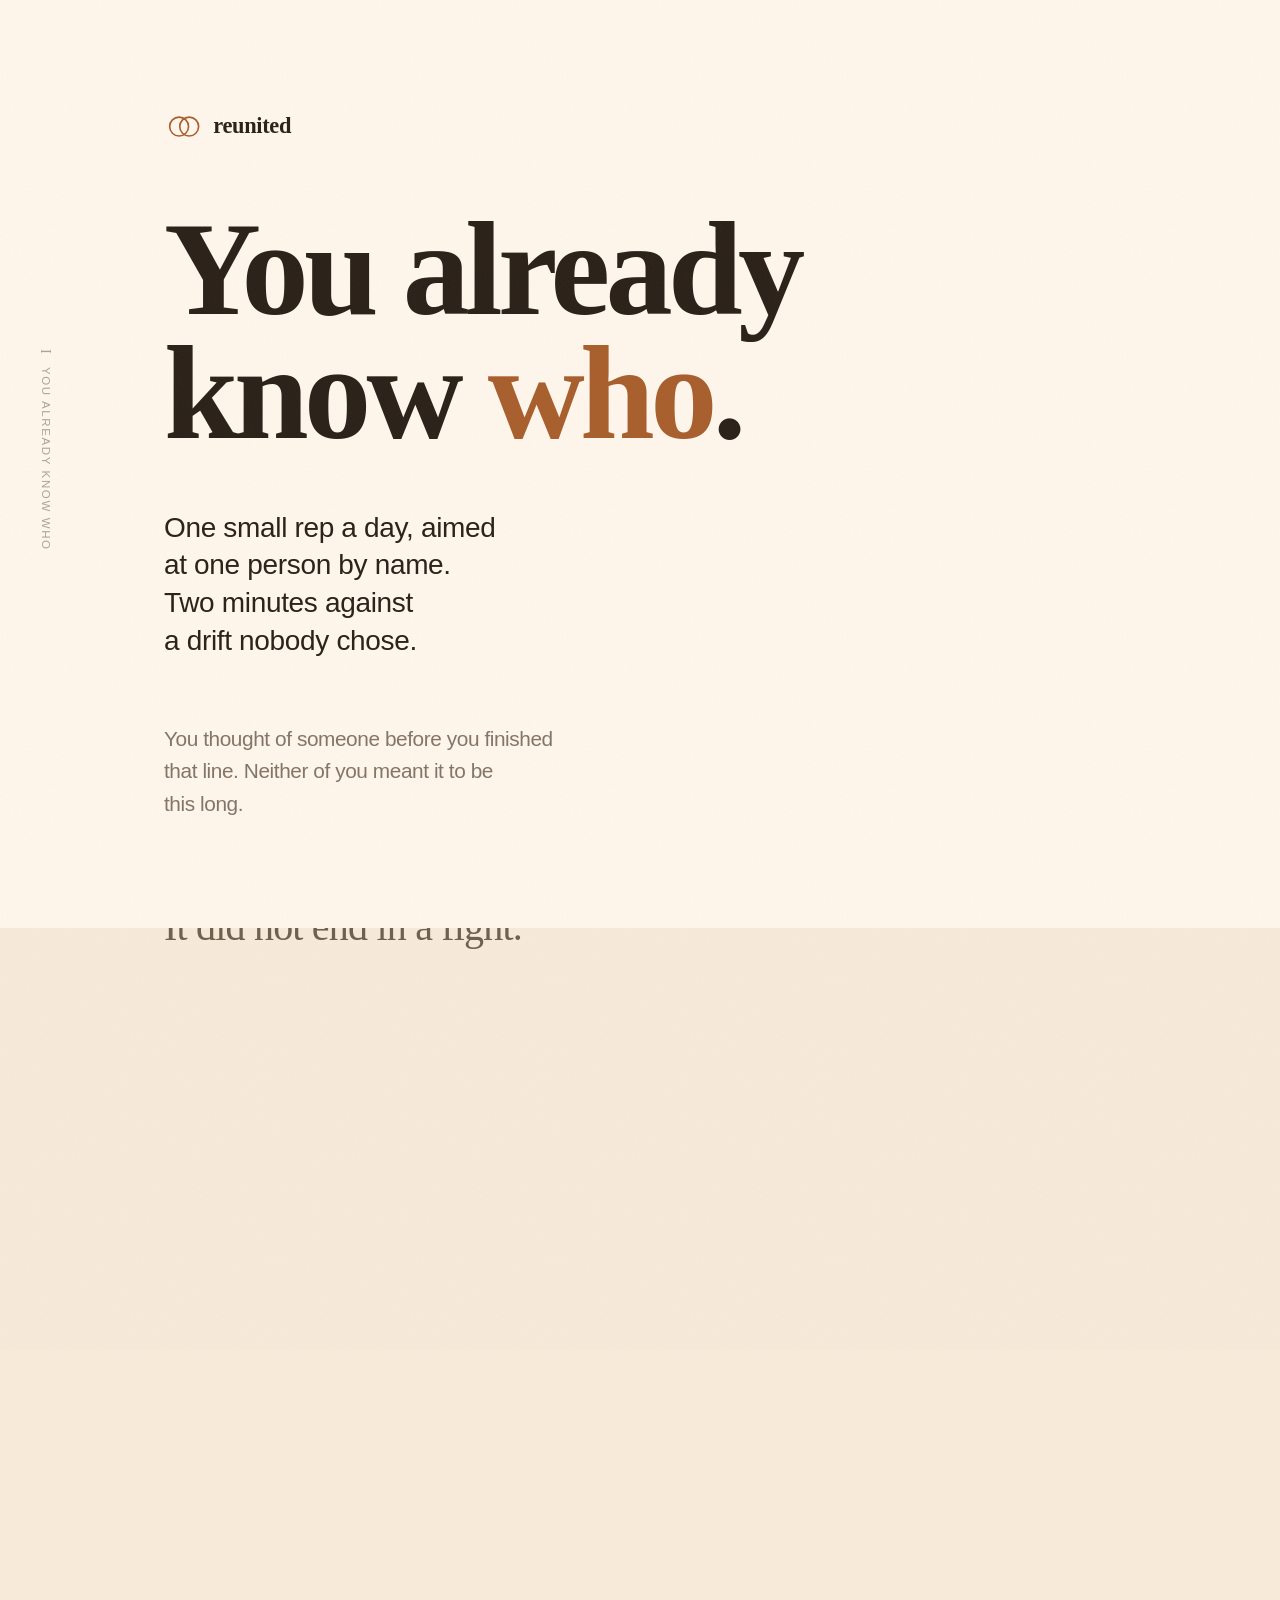
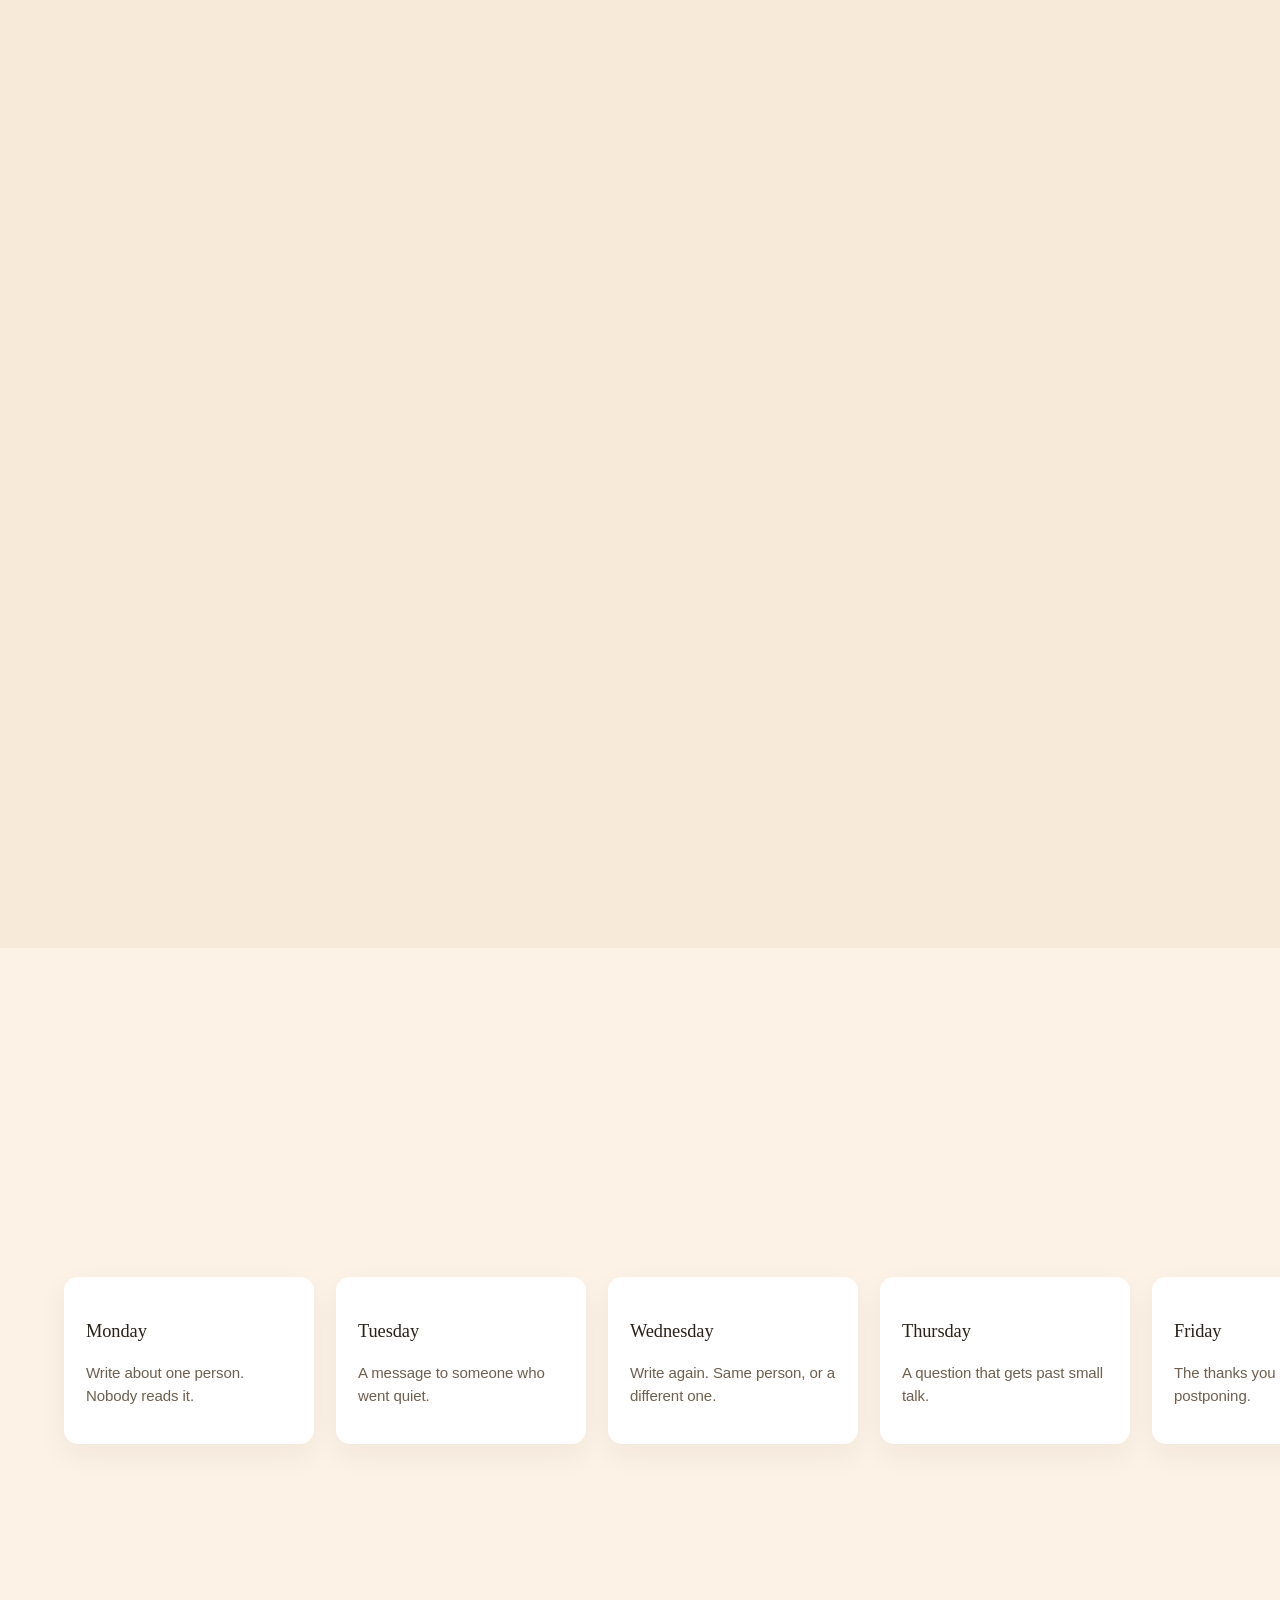
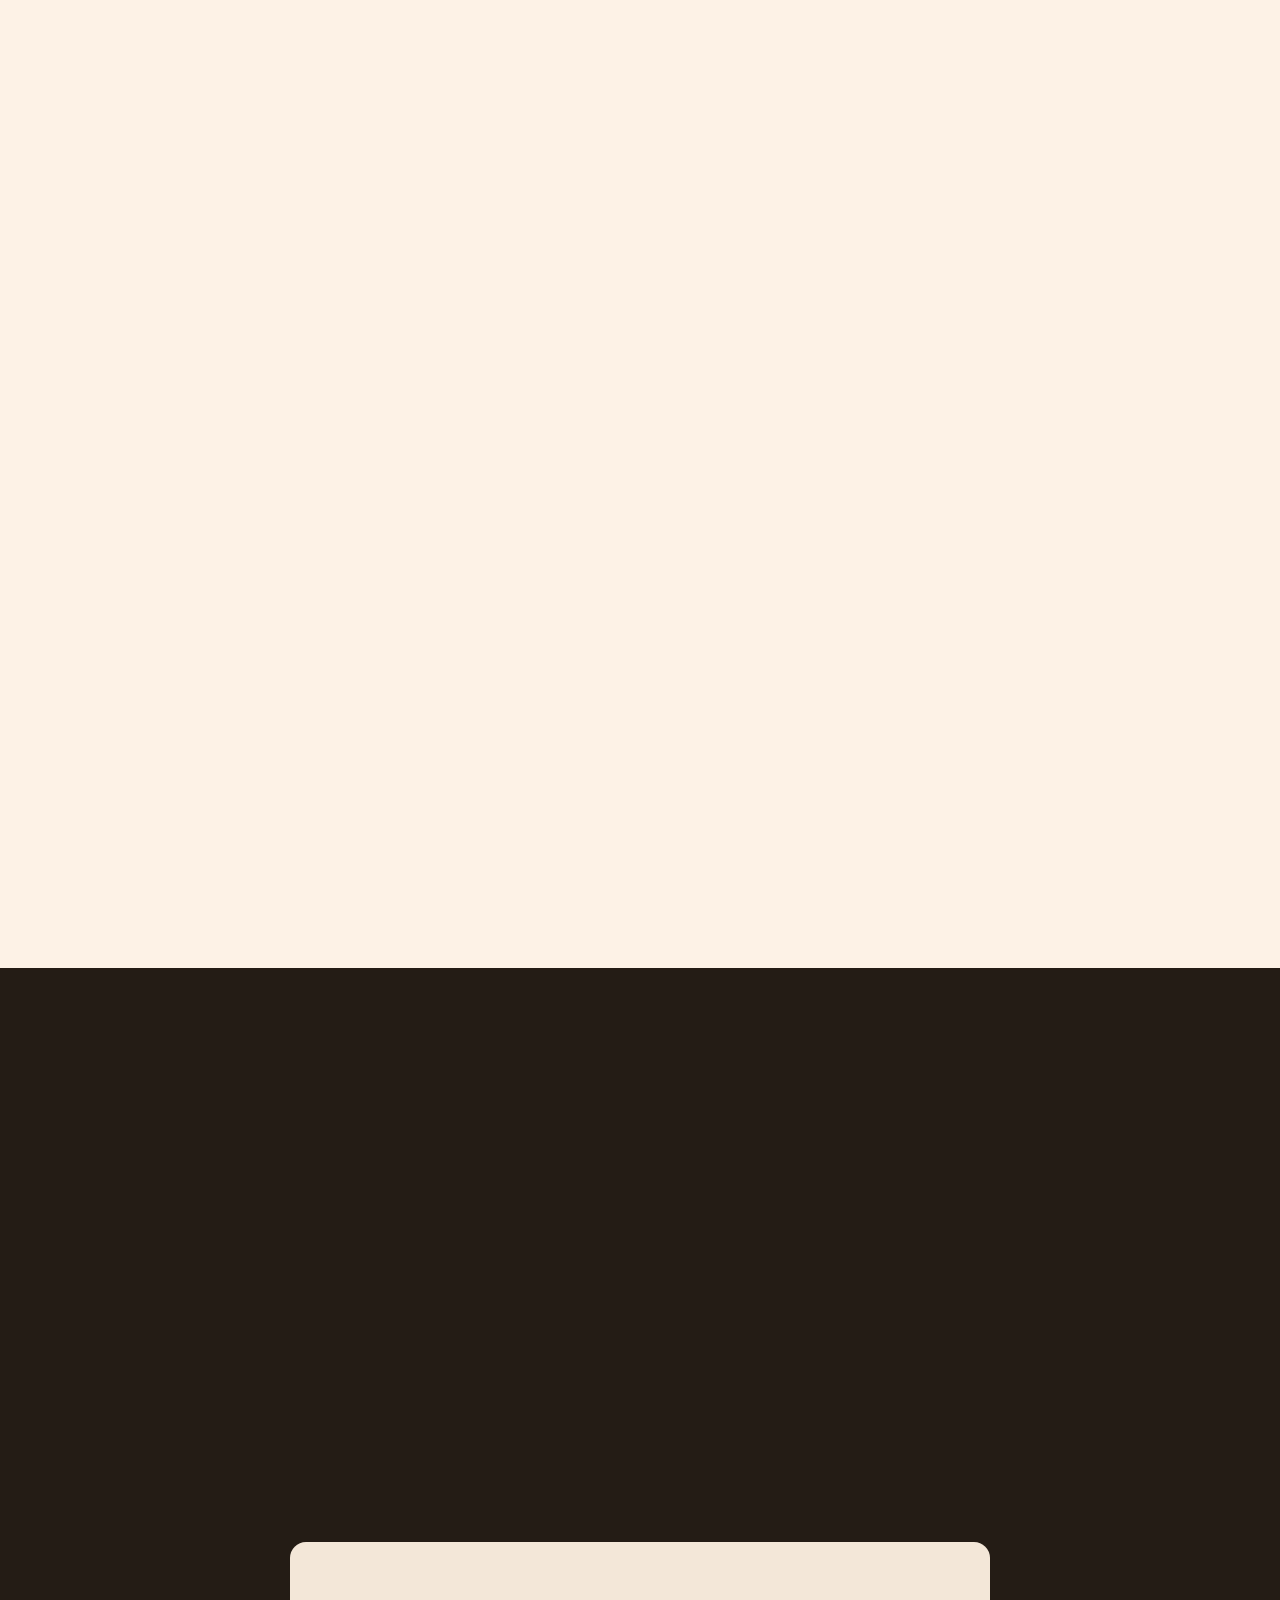
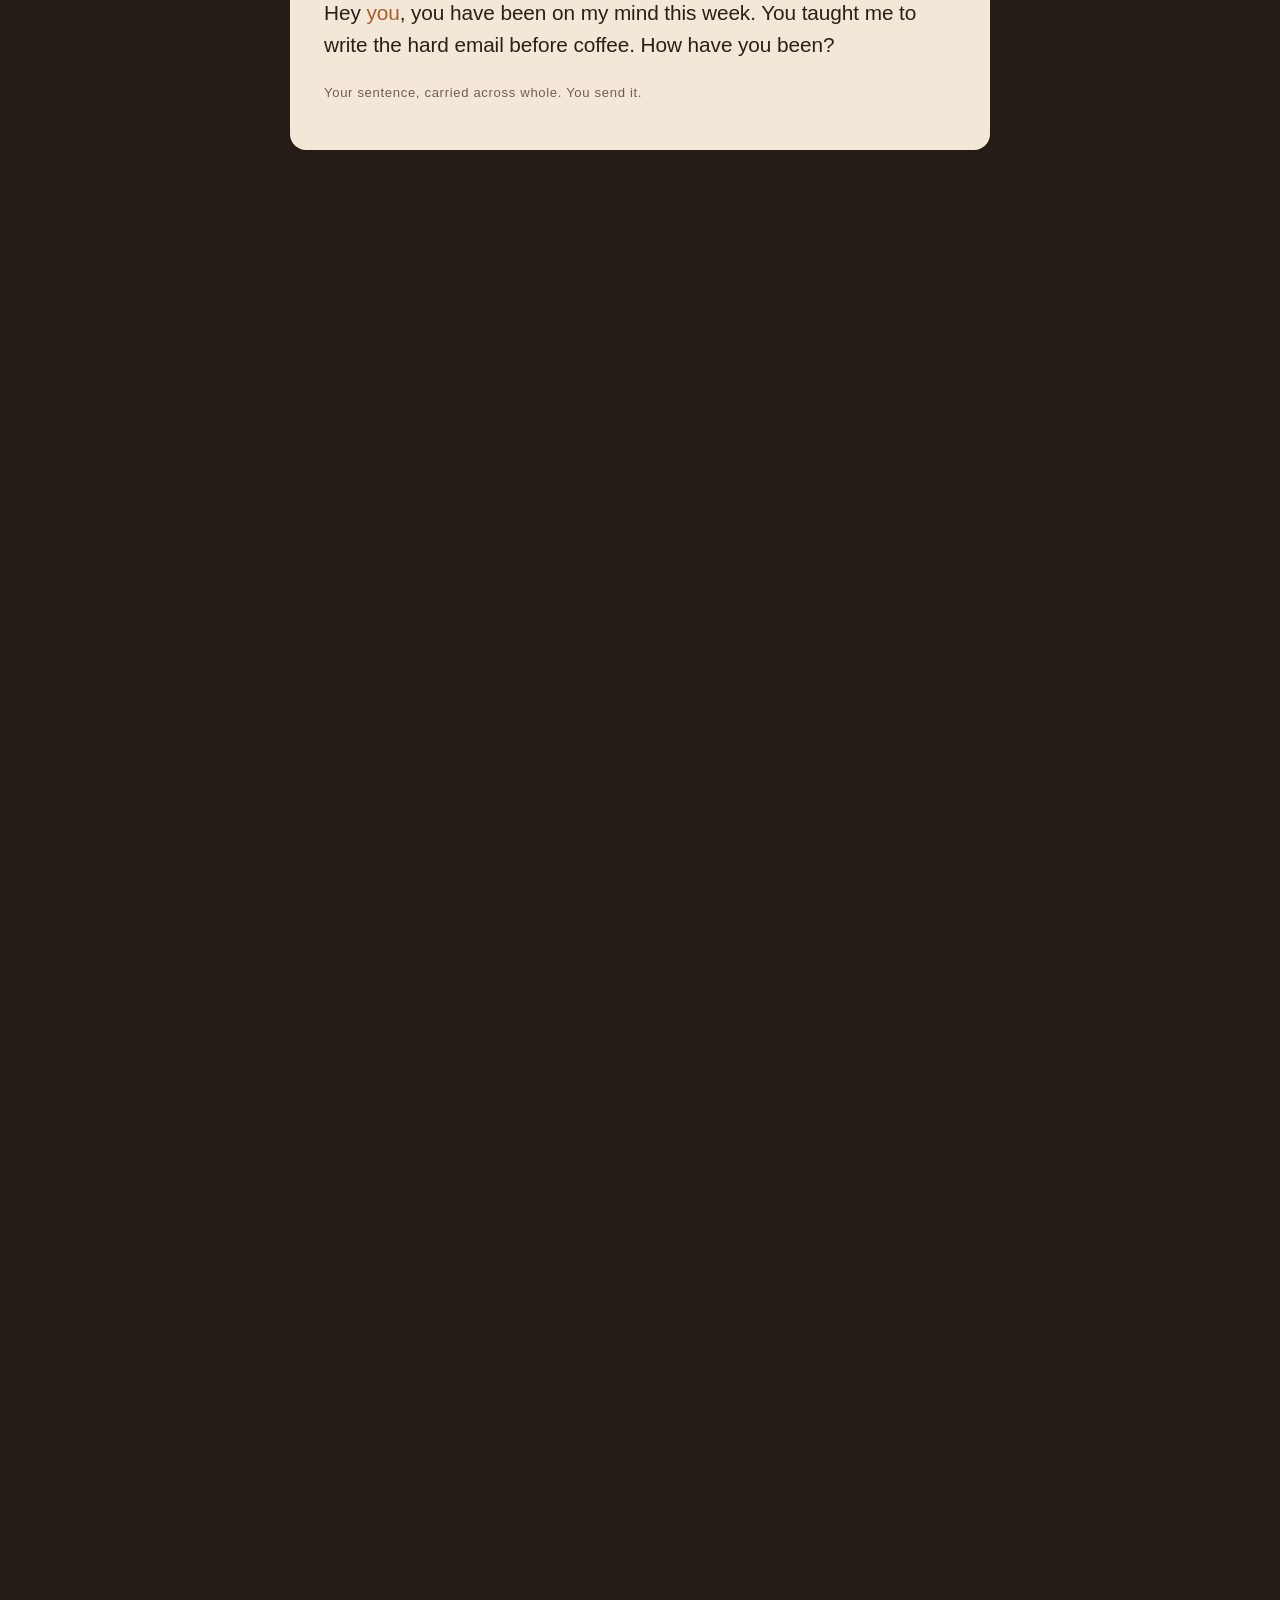
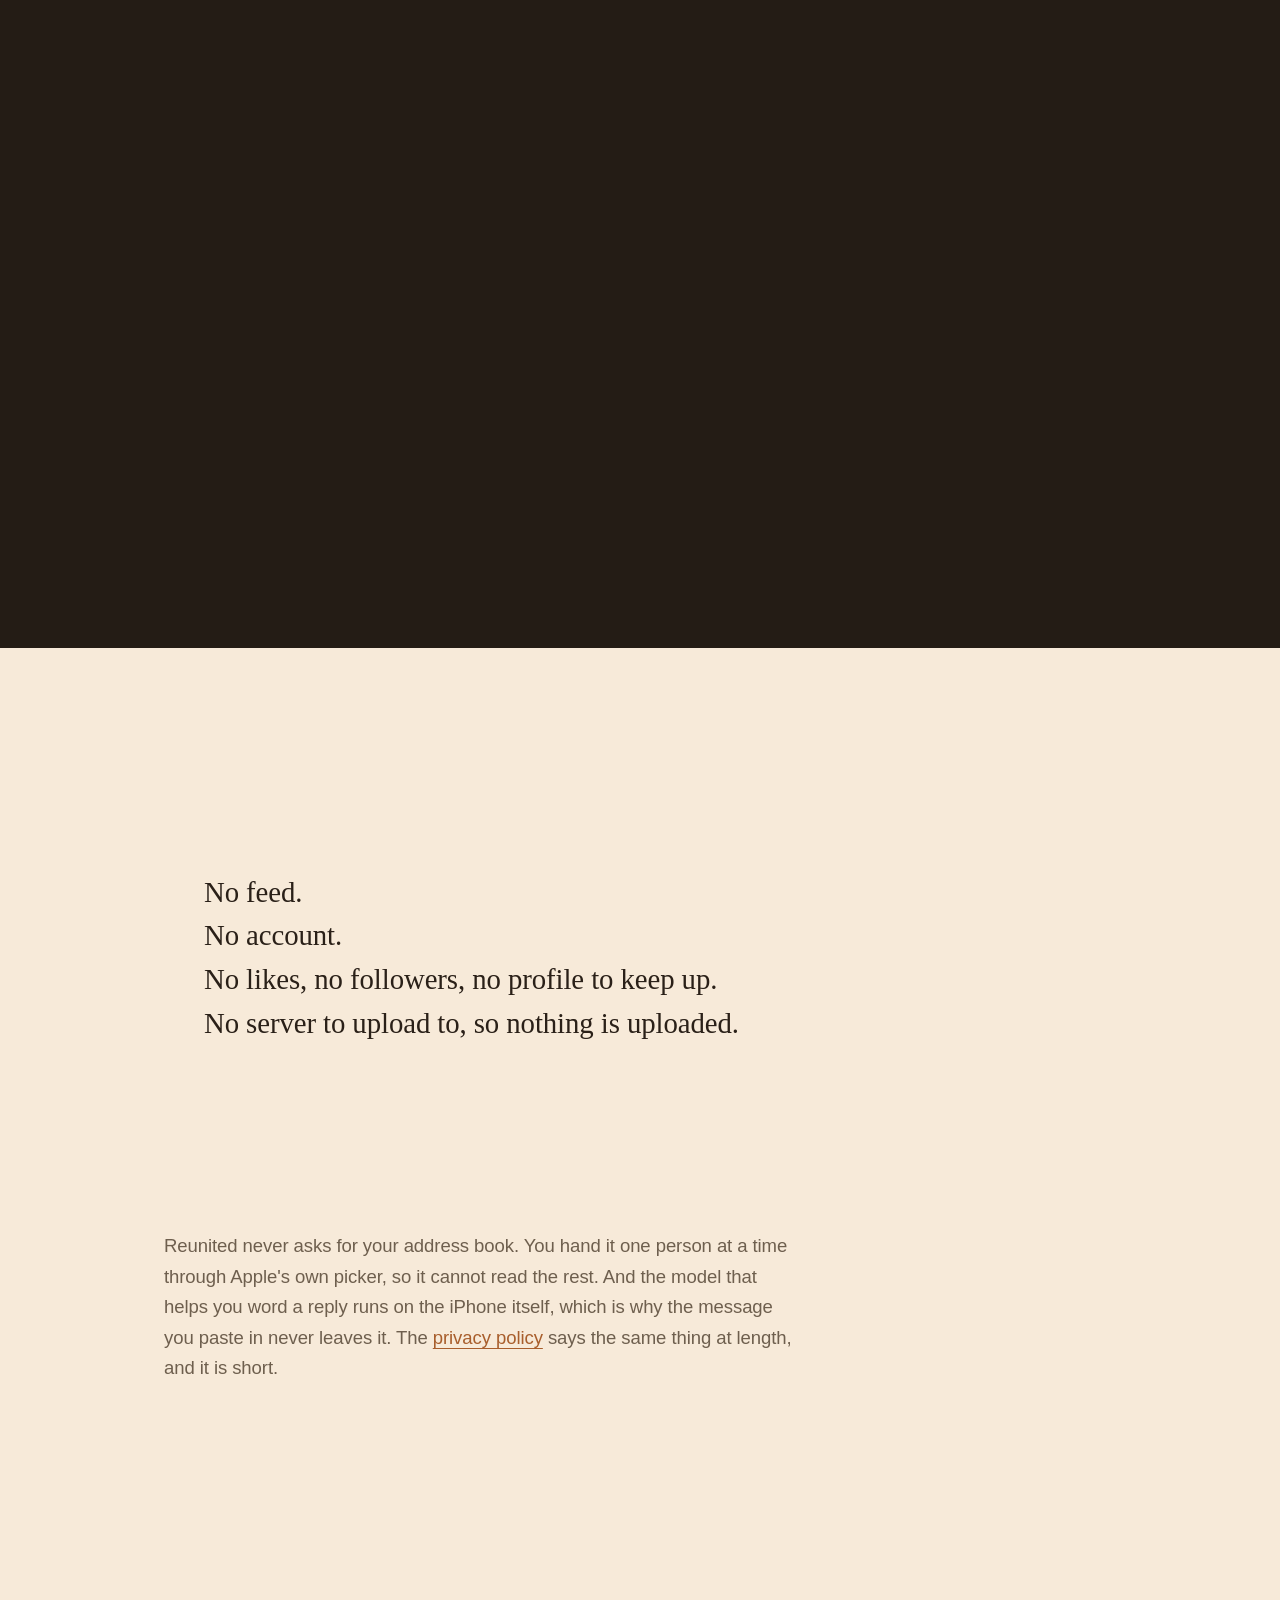
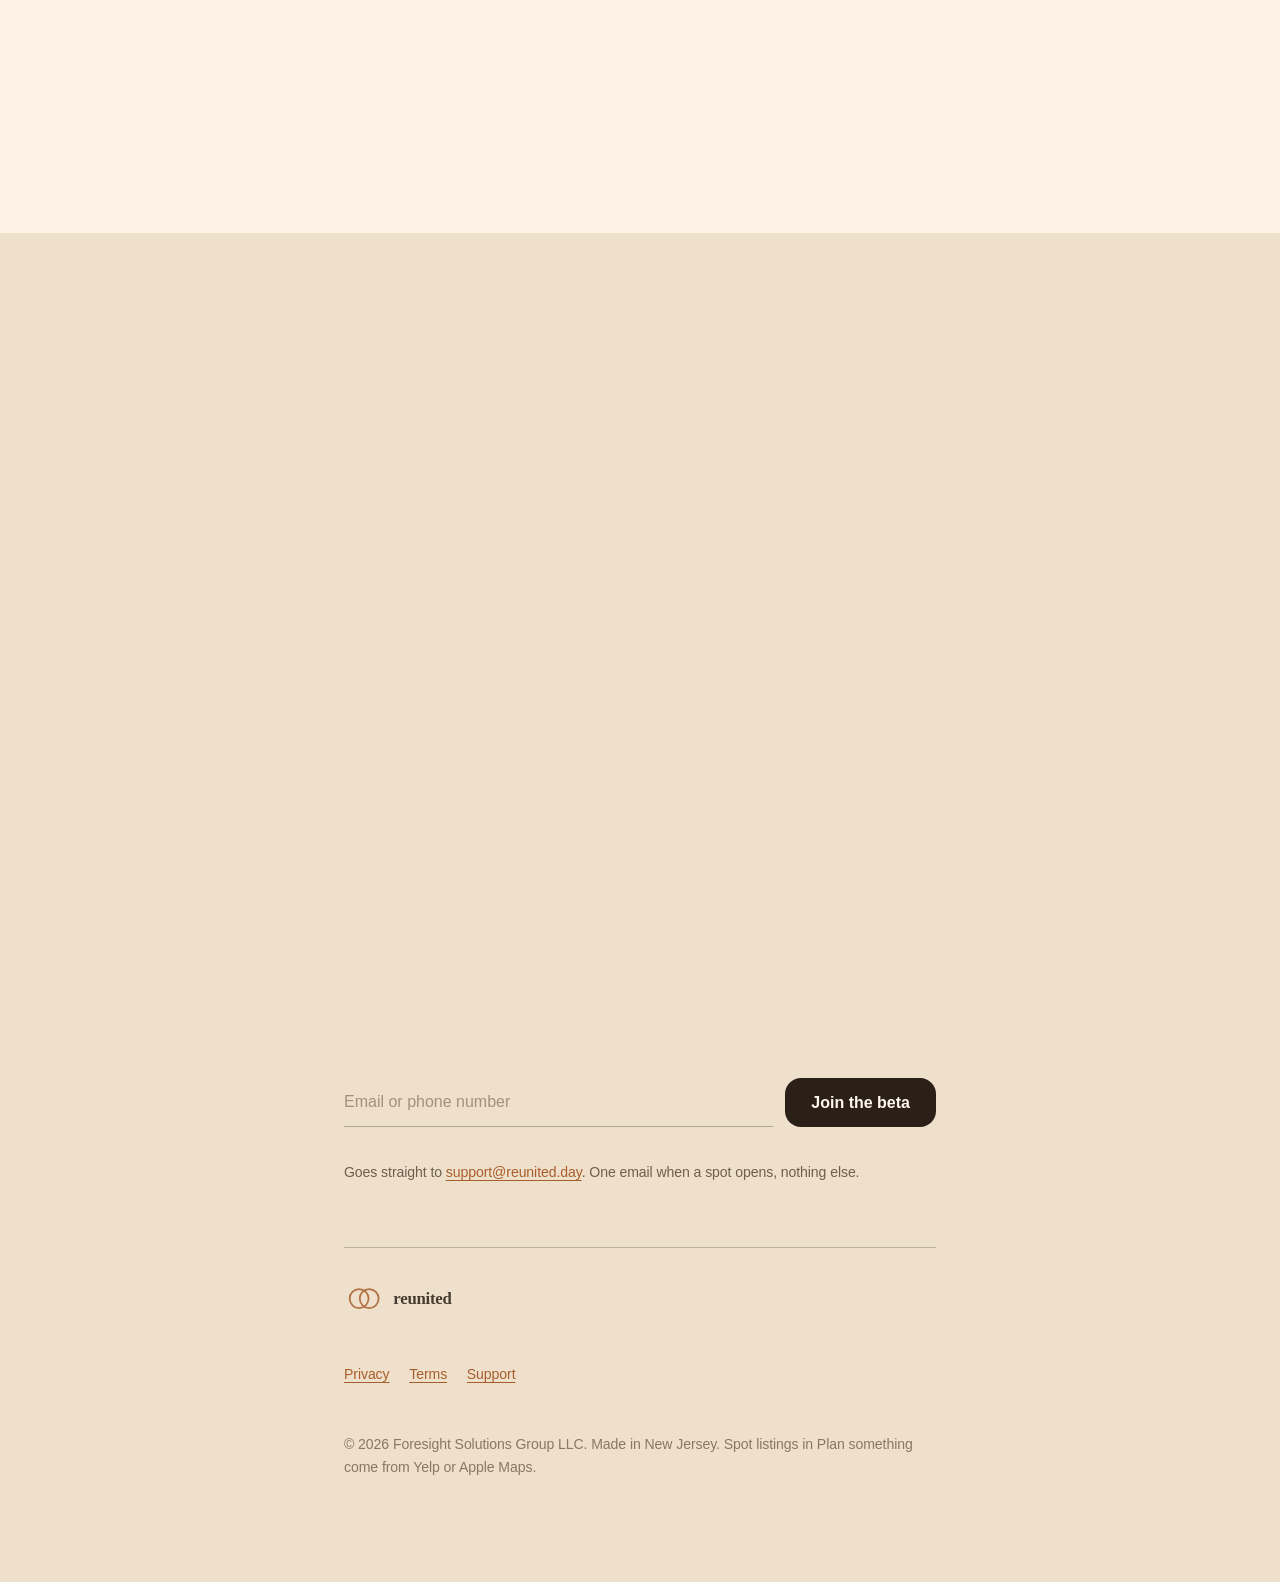
<file: index.html>
<!doctype html>
<html lang="en">
<head>
<meta charset="utf-8">
<meta name="viewport" content="width=device-width, initial-scale=1, viewport-fit=cover">
<title>Reunited: Stay in Touch Daily</title>
<meta name="description" content="One small social rep a day, aimed at one person by name. Nothing leaves your phone.">
<meta property="og:title" content="Reunited: Stay in Touch Daily">
<meta property="og:description" content="One small social rep a day, aimed at one person by name. Nothing leaves your phone.">
<meta property="og:url" content="https://reunited.day/">
<!-- 1200x630. The old value was a 662x1440 phone screenshot, which every
     social platform centre-crops into a letterboxed sliver. -->
<meta property="og:image" content="https://reunited.day/assets/og.png">
<meta property="og:image:width" content="1200">
<meta property="og:image:height" content="630">
<meta property="og:type" content="website">
<meta name="twitter:card" content="summary_large_image">
<link rel="icon" href="assets/favicon.svg" type="image/svg+xml">
<link rel="icon" href="assets/icon.png" sizes="512x512" type="image/png">
<link rel="apple-touch-icon" href="assets/icon.png">
<link rel="stylesheet" href="scrollcraft.css">
<link rel="stylesheet" href="page.css">
</head>
<body>

<span data-sc-progress></span>
<div class="sc-grain" aria-hidden="true"></div>

<!-- Chaptered editorial: no fixed bar. A folio in the margin, updating as
     chapters pass. -->
<div class="folio" aria-hidden="true">
  <span class="folio__n">I</span>
  <span class="folio__t">You already know who</span>
</div>

<a class="skip" href="#colophon">Skip to the waitlist</a>

<main id="top">

  <!-- I. TITLE PAGE. Type on paper, no media above the fold. Grammar forbids
       a media hero and centred hero copy. -->
  <section class="chapter chapter--i" data-sc-act="flow" data-sc-span="1.4"
           data-sc-waypoint="I|You already know who">
    <div class="sc-wrap title-page">
      <!-- Masthead. Editorial title pages carry the publication's mark, so
           this is native to the grammar rather than the media the grammar
           bans above the fold. The mark is the app icon's two overlapping
           rings: two lives that intersect. The icon's serif "r" is dropped
           here because the wordmark beside it already says the letter. -->
      <div class="masthead">
        <svg class="mark" viewBox="0 0 64 40" aria-hidden="true" focusable="false">
          <circle cx="24" cy="20" r="15" />
          <circle cx="40" cy="20" r="15" />
        </svg>
        <span class="wordmark">reunited</span>
      </div>

      <!-- No data-sc-kinetic here on purpose. The line splitter rebuilds the
           heading from textContent, which destroys the <em>, and at this size
           a two-tone headline hits harder than lines assembling once on load.
           The page keeps five device families without it. -->
      <h1 class="sc-display sc-display--hero" data-sc-cue="0 0.98 0">
        You already know <em>who</em>.
      </h1>

      <p class="standfirst">
        One small rep a day, aimed at one person by name. Two minutes against
        a drift nobody chose.
      </p>

      <p class="sc-lede title-page__tail">
        You thought of someone before you finished that line. Neither of you
        meant it to be this long.
      </p>
    </div>
  </section>

  <!-- II. THE DRIFT. The frame holds while the cost is named, then the field.
       Signature move lives here. -->
  <section class="chapter chapter--ii" data-sc-act="pin" data-sc-span="1.8" data-sc-mobile-unpin
           data-sc-waypoint="II|The hundred days">
    <div data-sc-stage class="sc-wrap drift">
      <div class="drift__argument">
        <p class="sc-body" data-sc-cue="0 0.98 0">
          It did not end in a fight.
        </p>
        <p class="sc-body" data-sc-cue="0.10 0.98">
          It ended in a hundred ordinary days where you meant to text and
          did not, and then it had been long enough that texting felt strange.
        </p>
        <p class="sc-body" data-sc-cue="0.24 0.98">
          The gap is not the problem. The gap is only how long it has been
          since either of you went first.
        </p>
      </div>

      <p class="evidence-line" data-sc-cue="0.30 0.98">
        The longest study of adult life has followed the same families since
        1938. That is
        <span class="tally">88</span>
        years of evidence that close relationships, more than money or fame,
        are what keep people well.
      </p>

      <!-- The signature move. Real form controls, real label, works untouched. -->
      <div class="ask" data-sc-cue="0.38 0.98">
        <label class="ask__label" for="who">So: who do you keep meaning to text?</label>
        <input class="ask__field" id="who" name="who" type="text"
               autocomplete="off" autocapitalize="words" autocorrect="off"
               spellcheck="false" enterkeyhint="done" maxlength="24"
               placeholder="A first name">
        <p class="ask__note">
          Stays in this tab. Nothing is sent, nothing is saved.
        </p>
      </div>

      <figure class="plate plate--inline" data-sc-cue="0.46 0.98">
        <img src="assets/detail-named.png" width="662" height="520" loading="lazy" decoding="async"
             alt="The app naming who has gone quiet longest, Priya at two months, above the circle's embers.">
        <figcaption>The app does the same thing, every day, without being asked.</figcaption>
      </figure>
    </div>
  </section>

  <!-- III. THE WEEK. Lateral travel reads as breadth. Media in its own column
       with a caption, per the grammar. -->
  <section class="chapter chapter--iii" data-sc-act="pan" data-sc-span="1.8"
           data-sc-waypoint="III|A week, not seven of the same day">
    <div class="sc-wrap week-head">
      <h2 class="sc-display sc-display--md" data-sc-cue="0 0.96">
        A week, not seven of the same day.
      </h2>
      <p class="sc-lede" data-sc-cue="0.04 0.98 0.08 0.12">
        Four days ask for a message. Saturday asks you to show up. Two ask for
        nobody at all.
      </p>
    </div>

    <div class="rail" data-sc-pan="0.16">
      <article class="day">
        <p class="day__k">Monday</p>
        <p class="day__p">Write about one person. Nobody reads it.</p>
      </article>
      <article class="day">
        <p class="day__k">Tuesday</p>
        <p class="day__p">A message to someone who went quiet.</p>
      </article>
      <article class="day">
        <p class="day__k">Wednesday</p>
        <p class="day__p">Write again. Same person, or a different one.</p>
      </article>
      <article class="day">
        <p class="day__k">Thursday</p>
        <p class="day__p">A question that gets past small talk.</p>
      </article>
      <article class="day">
        <p class="day__k">Friday</p>
        <p class="day__p">The thanks you keep postponing.</p>
      </article>
      <article class="day">
        <p class="day__k">Saturday</p>
        <p class="day__p">See someone. No text required.</p>
      </article>
      <article class="day">
        <p class="day__k">Sunday</p>
        <p class="day__p">Your pick.</p>
      </article>
    </div>

    <figure class="plate" data-sc-cue="0.3 0.96">
      <img src="assets/shot-today.png" alt="The daily rep screen: a Go Deeper prompt with the streak above it."
           width="662" height="1440" loading="lazy" decoding="async">
      <figcaption>One prompt a day. Two minutes, then it goes quiet.</figcaption>
    </figure>
    <!-- Authored silence: the tail of this chapter is deliberately empty so
         the peak has somewhere to arrive from. Not dead scroll. -->
    <div class="hush" aria-hidden="true"></div>
  </section>

  <!-- IV. THE PEAK. A wipe is a change of state, and this beat is the change
       of state: a private page becomes tomorrow's opening line. -->
  <section class="chapter chapter--iv" data-sc-act="pin" data-sc-span="3.2"
           data-sc-waypoint="IV|Monday opens Tuesday">
    <div data-sc-stage class="sc-wrap loop">
      <p class="sc-label" data-sc-cue="0 0.98 0">Monday</p>

      <div class="leaf leaf--private" data-sc-cue="0 0.98 0">
        <p class="leaf__prompt" data-name-in="What did <em>NAME</em> teach you that you still use?">
          What did <em data-name>they</em> teach you that you still use?
        </p>
        <p class="leaf__hand">
          Rarely advice. Usually a habit I picked up without ever noticing
          whose it was. He wrote the hard email before coffee, every time.
        </p>
        <p class="leaf__seal">Nobody reads this. Not us, not anyone.</p>
      </div>

      <p class="turn" data-sc-cue="0.42 0.98">The next day it hands you this.</p>

      <div class="leaf leaf--sent" data-sc-reveal="0.5" data-sc-reveal-at="0.5">
        <p class="leaf__msg">
          Hey <em data-name>you</em>, you have been on my mind this week. You
          taught me to write the hard email before coffee. How have you been?
        </p>
        <p class="leaf__seal">Your sentence, carried across whole. You send it.</p>
      </div>
    </div>
  </section>

  <!-- V. THE REFUSAL. The proof of the signature move lands here. -->
  <section class="chapter chapter--v" data-sc-act="reveal" data-sc-span="1.4"
           data-sc-waypoint="V|What it refuses">
    <div class="sc-wrap refuse">
      <h2 class="sc-display sc-display--md" data-sc-cue="0 0.96">
        Private by architecture, not by promise.
      </h2>
      <!-- Wipes, not fades: a refusal is a state, and the line arriving
           edge to edge reads as one. line-height stays at 1.2 so clip-path
           does not shear the descenders. -->
      <ul class="refuse__list">
        <li data-sc-reveal="left" data-sc-reveal-at="0.06 0.30">No feed.</li>
        <li data-sc-reveal="left" data-sc-reveal-at="0.12 0.36">No account.</li>
        <li data-sc-reveal="left" data-sc-reveal-at="0.18 0.42">No likes, no followers, no profile to keep up.</li>
        <li data-sc-reveal="left" data-sc-reveal-at="0.24 0.48">No server to upload to, so nothing is uploaded.</li>
      </ul>
      <p class="proof" id="proof" data-sc-cue="0.2 0.96">
        <span data-proof>You did not type a name, and this page still made no
        request. Scroll back and try it: nothing will change about that.</span>
      </p>
      <div class="refuse__pair">
        <p class="evidence sc-body">
          Reunited never asks for your address book. You hand it one person at a
          time through Apple's own picker, so it cannot read the rest. And the
          model that helps you word a reply runs on the iPhone itself, which is
          why the message you paste in never leaves it. The
          <a href="privacy.html">privacy policy</a> says the same
          thing at length, and it is short.
        </p>
  
        <figure class="plate plate--inline" data-sc-cue="0.44 0.98">
          <img src="assets/shot-coach.png" width="662" height="1440" loading="lazy" decoding="async"
               alt="Stuck on a reply: paste their message and get three ways to answer.">
          <figcaption>They wrote back and you froze. Three ways to answer, worked out on your phone.</figcaption>
        </figure>
      </div>
    </div>
  </section>


  <!-- VI. THE PLEDGE. pin: the free tier lands, then Hearth arrives after it.
       Pin appears at II, IV and VI and never twice in a row. -->
  <section class="chapter chapter--pledge" data-sc-act="pin" data-sc-span="1.6" data-sc-mobile-unpin
           data-sc-waypoint="VI|Free forever">
    <div data-sc-stage class="sc-wrap pledge">
      <h2 class="sc-display sc-display--md" data-sc-cue="0 0.98 0">
        Free forever, and specific about it.
      </h2>
      <p class="sc-lede" data-sc-cue="0 0.98 0">
        Nothing you get for free ever moves behind the paywall. That is a
        pledge, in writing, and this is the list it covers.
      </p>

      <div class="tiers">
        <div class="tier" data-sc-cue="0.14 0.98">
          <p class="tier__k">Free</p>
          <ul class="tier__l">
            <li>The daily rep, every day</li>
            <li>Both reflection days, every week</li>
            <li>One person in your circle, forever &mdash; with the opener written for you</li>
            <li>Reply Coach: paste what they sent, get three ways back</li>
            <li>Home-screen widget, streaks, one reminder</li>
          </ul>
          <p class="tier__n">No trial to lapse. Nothing to cancel.</p>
        </div>
        <div class="tier tier--paid" data-sc-cue="0.34 0.98">
          <p class="tier__k">Hearth</p>
          <ul class="tier__l">
            <li>Everyone else, with the rep rotating across them</li>
            <li>Sounds like me: drafts that open the way you write</li>
            <li>Plan something: spots and invites</li>
            <li>Call prep, history, widget themes, a second rep</li>
          </ul>
          <p class="tier__n">
            $39.99 a year after a 7-day free trial, or $89.99 once. US prices.
          </p>
        </div>
      </div>

      <figure class="plate plate--wide" data-sc-cue="0.5 0.98">
        <img src="assets/shot-embers.png" width="662" height="1440" loading="lazy" decoding="async"
             alt="The hearth screen: everyone in your circle as an ember that glows when you reach out.">
        <figcaption>Hearth holds the rest of your people. Each one an ember that dims as the weeks pass.</figcaption>
      </figure>
    </div>
  </section>

  <!-- VII. COLOPHON. Small type, the ask as a line of running text. -->
  <section class="chapter chapter--vi" id="colophon" data-sc-act="flow" data-sc-span="1.2"
           data-sc-waypoint="VII|Colophon">
    <div class="sc-wrap colophon">
      <figure class="plate plate--seal" data-sc-cue="0 0.98 0">
        <img src="assets/shot-done.png" width="662" height="1440" loading="lazy" decoding="async"
             alt="The screen after a rep: a checkmark and the word Reunited.">
        <figcaption>Every day ends on the same word.</figcaption>
      </figure>
      <p class="colophon__line" data-sc-cue="0 1 0 0">
        Reunited is in private beta ahead of its App Store release. Leave an
        email or a phone number and you will hear when a spot opens.
      </p>
      <form class="waitlist" id="waitlist">
        <label class="sr-only" for="contact">Your email or phone number</label>
        <input id="contact" name="contact" type="text" inputmode="email"
               autocomplete="email" enterkeyhint="send" autocapitalize="off"
               autocorrect="off" spellcheck="false"
               aria-describedby="waitlist-error"
               placeholder="Email or phone number" required>
        <button class="waitlist__go" type="submit">Join the beta</button>
      </form>
      <p class="waitlist-error" id="waitlist-error" role="alert" hidden></p>
      <p class="waitlist-note">
        Goes straight to <a href="mailto:support@reunited.day">support@reunited.day</a>.
        One email when a spot opens, nothing else.
      </p>

      <hr class="sc-rule">
      <div class="masthead masthead--foot">
        <svg class="mark" viewBox="0 0 64 40" aria-hidden="true" focusable="false">
          <circle cx="24" cy="20" r="15" />
          <circle cx="40" cy="20" r="15" />
        </svg>
        <span class="wordmark">reunited</span>
      </div>
      <p class="imprint">
        <a href="privacy.html">Privacy</a>
        <a href="terms.html">Terms</a>
        <a href="support.html">Support</a>
      </p>
      <p class="imprint imprint--fine">
        &copy; 2026 Foresight Solutions Group LLC. Made in New Jersey.
        Spot listings in Plan something come from Yelp or Apple Maps.
      </p>
    </div>
  </section>

</main>

<script src="scrollcraft.js"></script>
<script>
  /* A pinned stage is locked to one viewport. Chapters II and VI carry more
     than 844px of content, so on a phone they were clipped at BOTH ends: the
     opening line and the closing line simply never rendered. Unpin them below
     760px and they flow instead, keeping every cue. Desktop is untouched. */
  if (window.matchMedia('(max-width: 760px)').matches) {
    document.querySelectorAll('[data-sc-mobile-unpin]').forEach(function (el) {
      el.setAttribute('data-sc-act', 'flow');
    });
  }
  ScrollCraft.mount(document.body);
</script>
<script src="page.js"></script>
<script src="waitlist.js"></script>
<script>window.reunitedWaitlist('waitlist');</script>
</body>
</html>
</file>
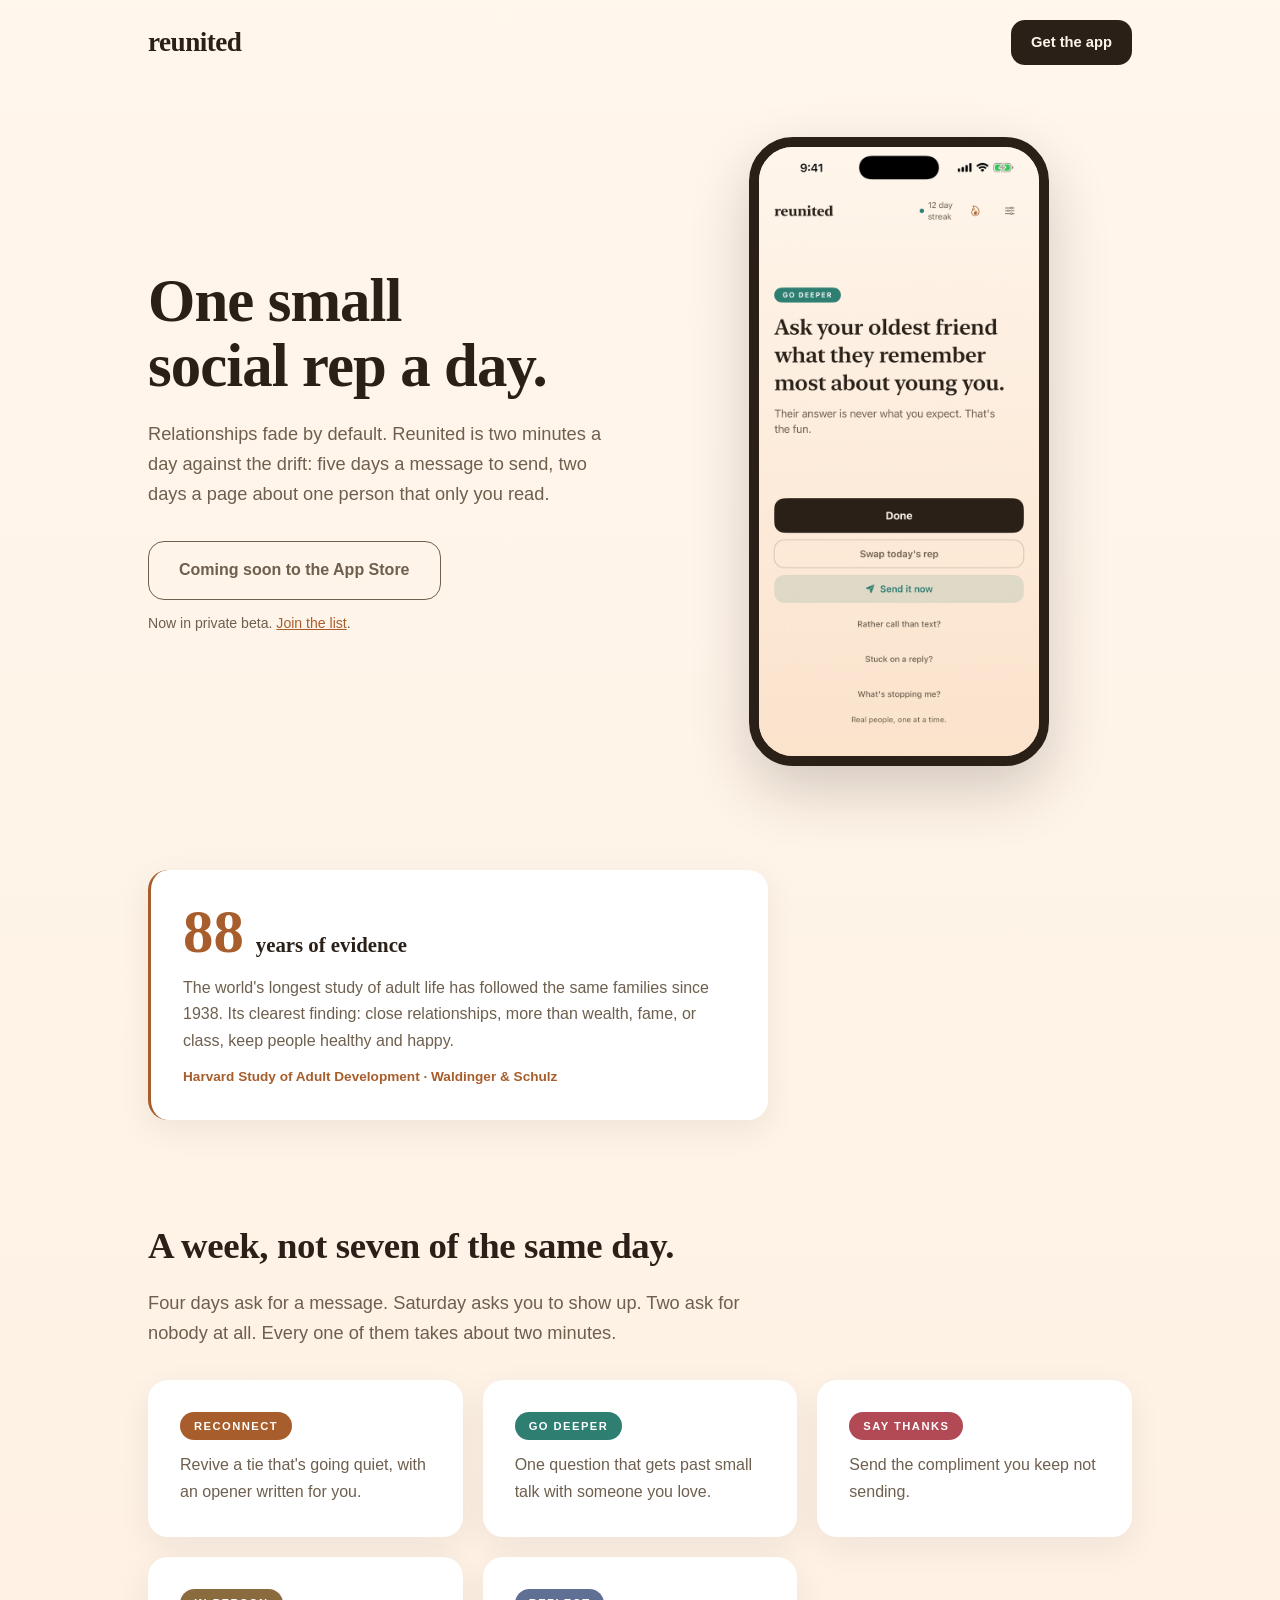
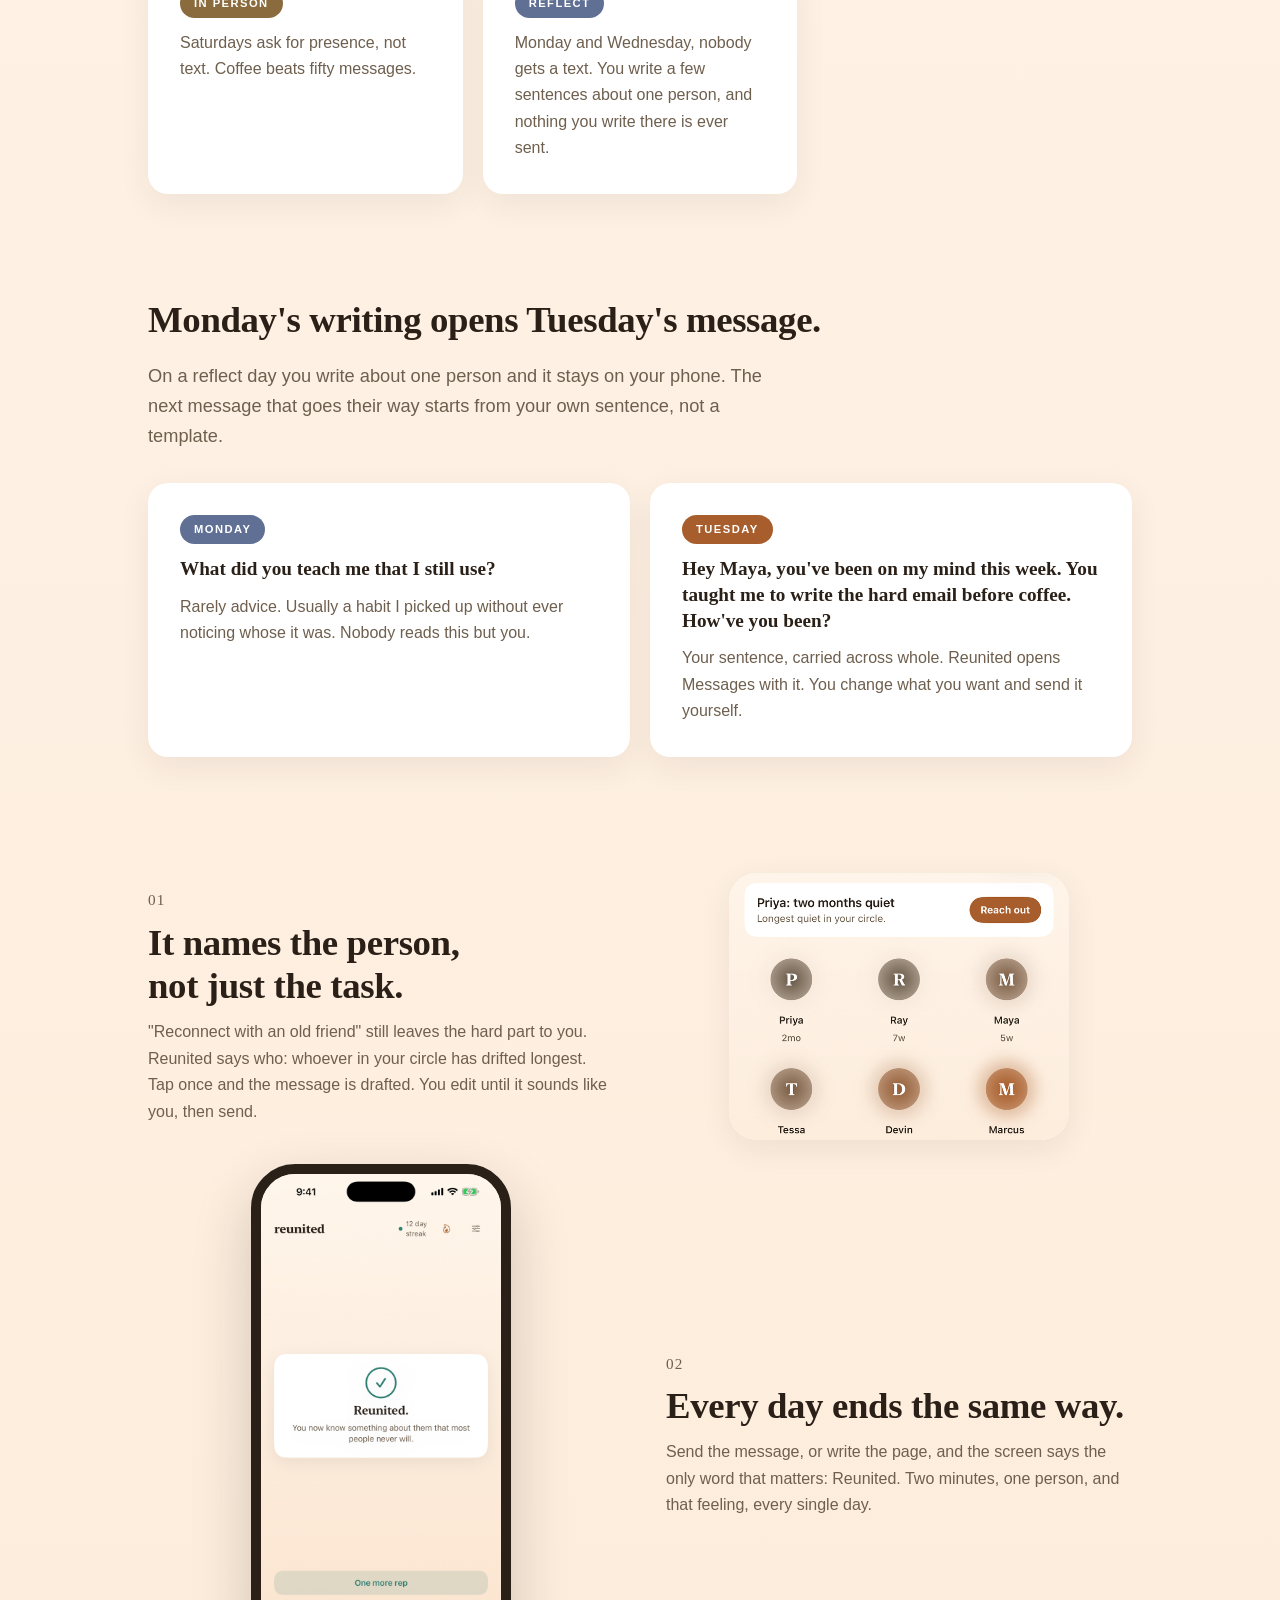
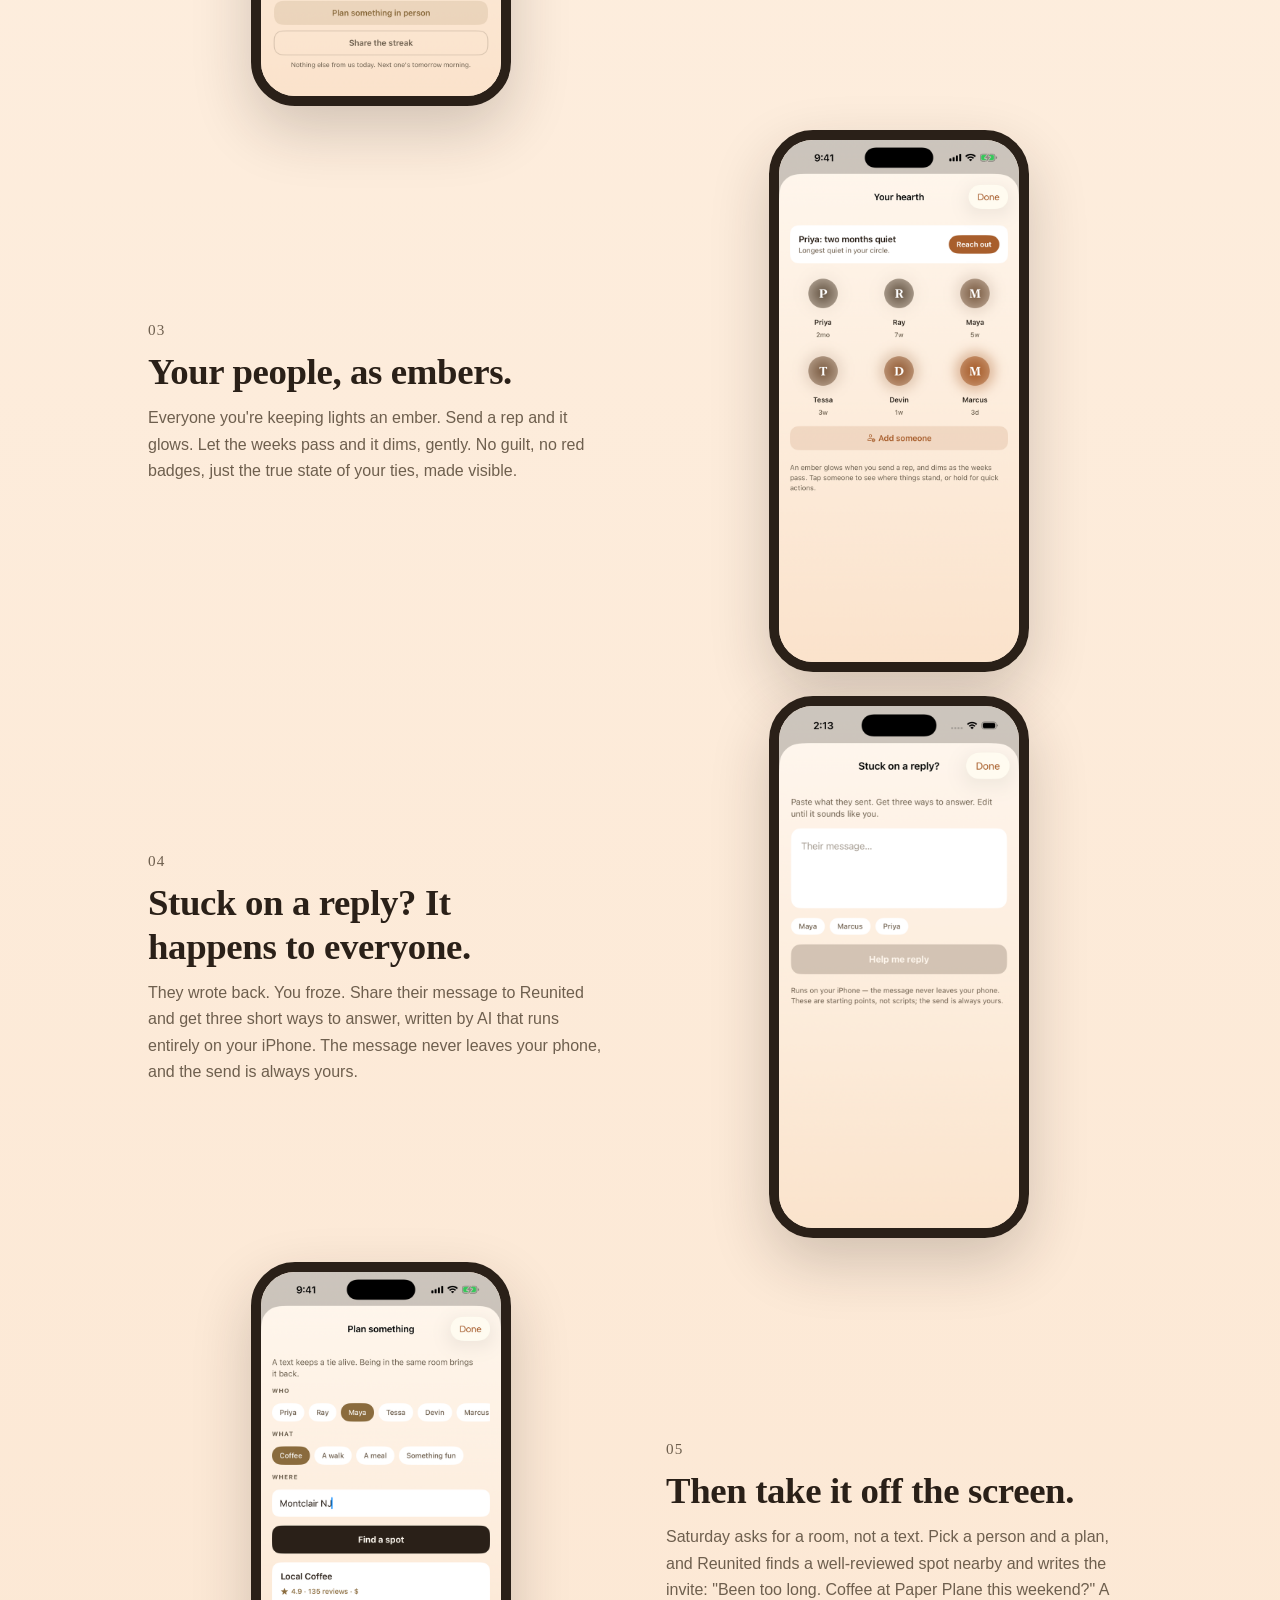
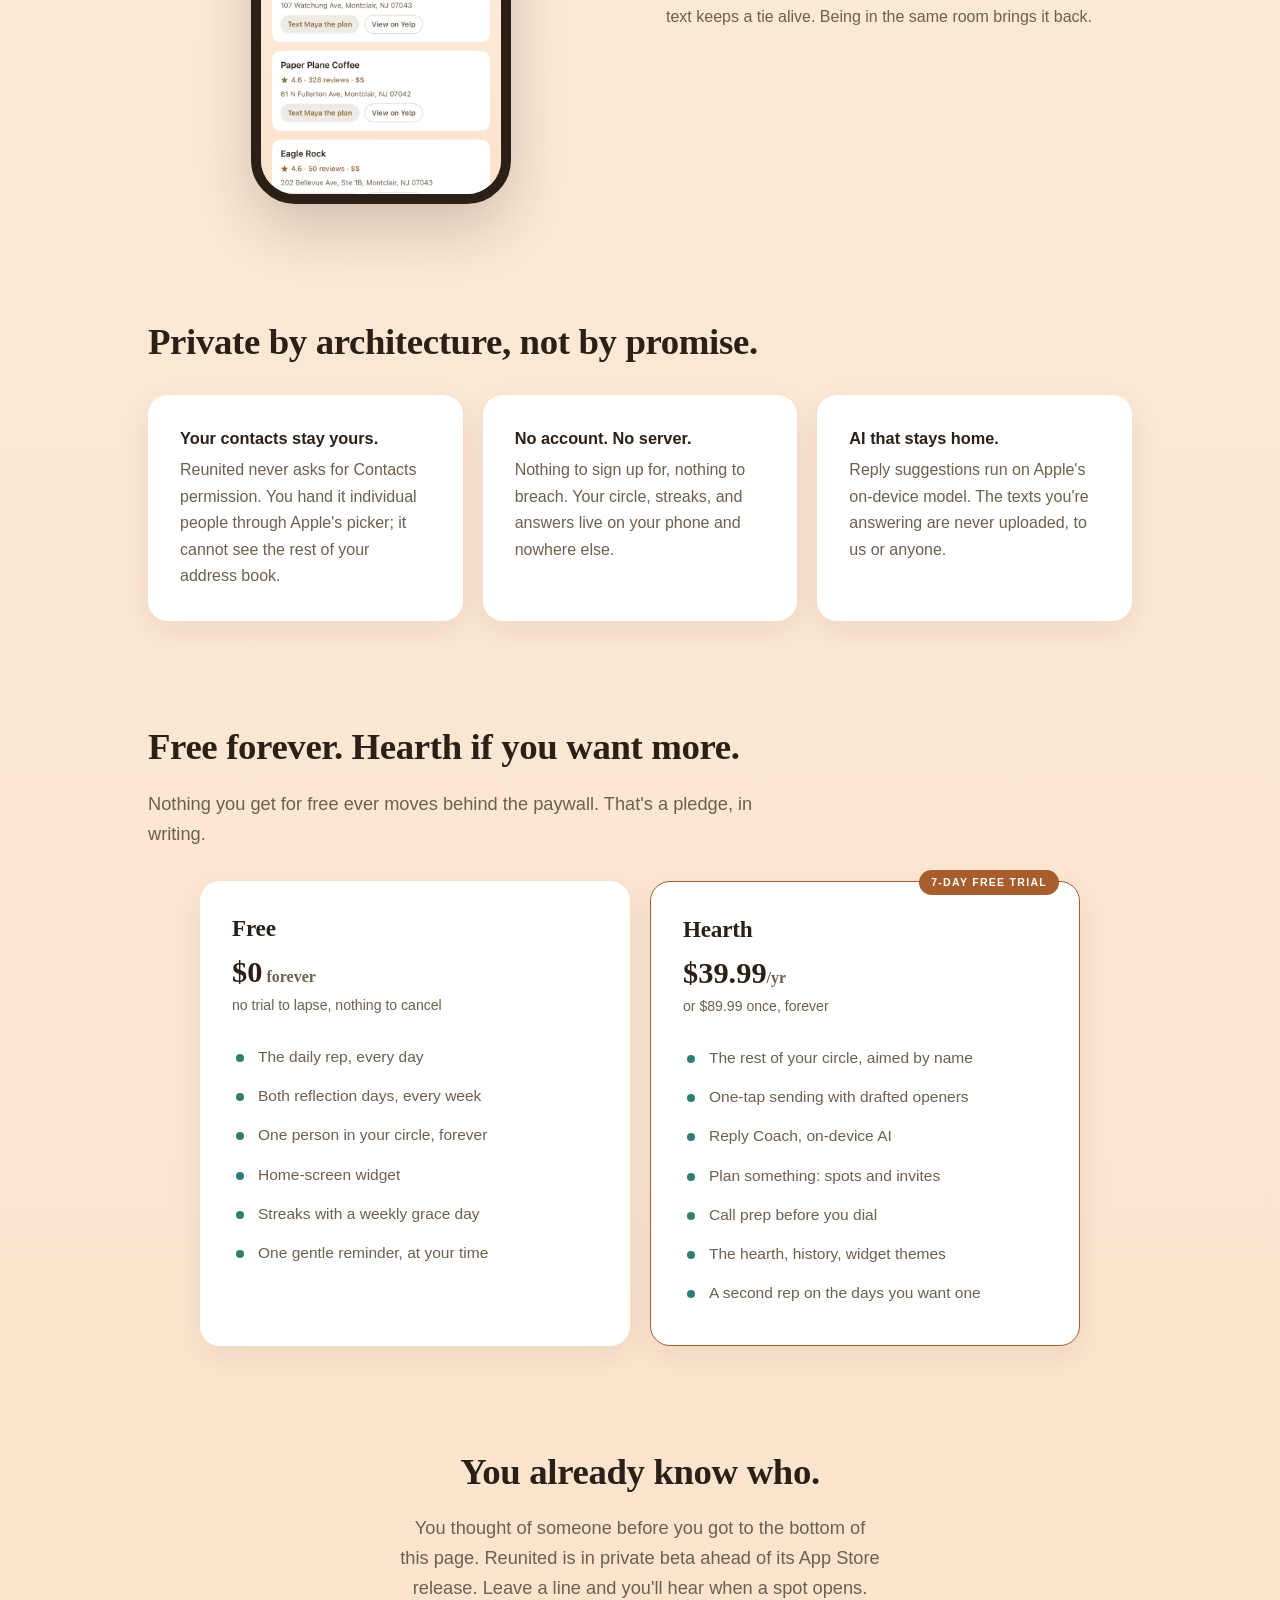
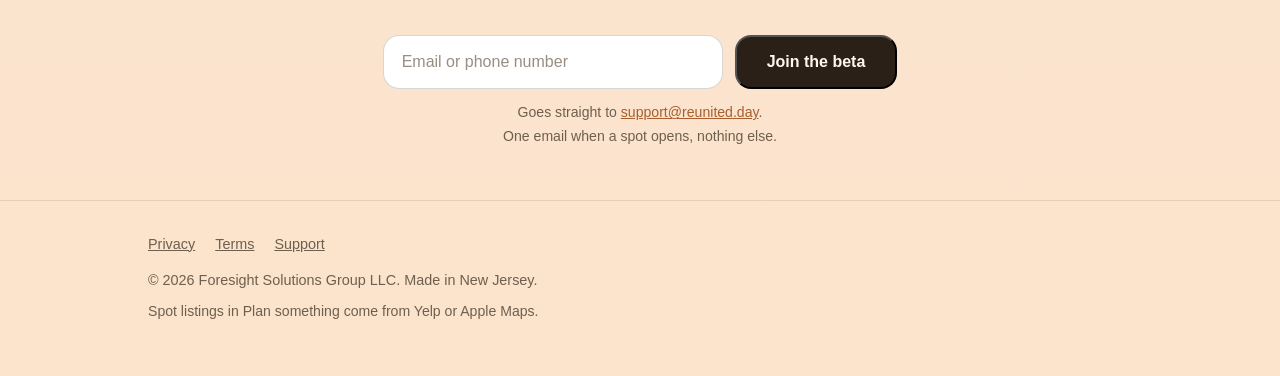
<file: index-classic.html>
<!doctype html>
<html lang="en">
<head>
<meta charset="utf-8">
<meta name="viewport" content="width=device-width, initial-scale=1">
<!-- Colon, not a dash: this has to match the App Store name exactly
     ("Reunited: Stay in Touch Daily"), because the two show up side by
     side in search results and a mismatch reads as a different product. -->
<title>Reunited: Stay in Touch Daily</title>
<meta name="description" content="One small social rep a day. Reunited aims it at one person by name, keeps everything on your phone, and is free forever for your first person.">
<meta property="og:title" content="Reunited: Stay in Touch Daily">
<meta property="og:description" content="One small social rep a day. Five days a message to send, two days to write about one person.">
<meta property="og:url" content="https://reunited.day/">
<meta property="og:image" content="https://reunited.day/assets/shot-today.png">
<link rel="icon" type="image/png" href="assets/icon.png">
<link rel="apple-touch-icon" href="assets/icon.png">
<link rel="stylesheet" href="styles.css">
<style>
  /* Detail card: a purpose-cut asset (assets/detail-named.png), not a CSS
     crop of the hero shot. The old negative-margin crop sliced every line of
     text mid-letter and buried the named chip it existed to show. If the
     screenshot is retaken, recut the asset, and do not bring the margins back.

     Recut 2026-08-29 from the hearth, not the daily rep. The section claims
     the app names the person; the rep card names nobody, so the old crop
     asserted the claim without showing it. The hearth banner is where the
     naming actually happens. */
  .detail {
    width: min(340px, 86vw); margin: 0 auto;
    border-radius: 28px; overflow: hidden; box-shadow: var(--shadow);
    background: var(--card);
  }
  .detail img { width: 100%; display: block; }
</style>
</head>
<body>

<div class="wrap">
  <nav>
    <a class="wordmark" href="/">reunited</a>
    <a class="nav-cta" href="#get">Get the app</a>
  </nav>
</div>

<header class="hero wrap">
  <div class="feature" style="padding-block: 0;">
    <div class="copy hero-copy">
      <h1>One small social rep a day.</h1>
      <p class="lede">
        Relationships fade by default. Reunited is two minutes a day against the
        drift: five days a message to send, two days a page about one person
        that only you read.
      </p>
      <span class="btn soon">Coming soon to the App&nbsp;Store</span>
      <p class="dim small beta-line">
        Now in private beta. <a href="#get" style="color: var(--ember);">Join the list</a>.
      </p>
    </div>
    <div class="phone-slot">
      <img class="phone" src="assets/shot-today.png"
           alt="Reunited's daily rep screen: a Go Deeper prompt, the day's streak, and the actions under it">
    </div>
  </div>
</header>

<section class="wrap">
  <div class="card evidence">
    <div class="stat">
      <!-- 1938 + n. The app computes this (OnboardingView.yearsOfEvidence)
           after shipping "86" into 2026; a static page can't, so the script
           below keeps it honest and this literal is the no-JS fallback.
           Bump it each January. -->
      <span class="big" id="evidence-years">88</span>
      <span class="stat-label">years of evidence</span>
    </div>
    <p class="dim">
      The world's longest study of adult life has followed the same families
      since 1938. Its clearest finding: close relationships, more than wealth,
      fame, or class, keep people healthy and happy.
    </p>
    <p class="cite">Harvard Study of Adult Development · Waldinger &amp; Schulz</p>
  </div>
</section>

<section class="wrap">
  <div class="section-head">
    <h2>A week, not seven of the same day.</h2>
    <p class="lede">Four days ask for a message. Saturday asks you to show up. Two ask for
    nobody at all. Every one of them takes about two minutes.</p>
  </div>
  <div class="card-grid cols-5">
    <div class="card">
      <span class="chip ember">Reconnect</span>
      <p class="dim">Revive a tie that's going quiet, with an opener written for you.</p>
    </div>
    <div class="card">
      <span class="chip spruce">Go deeper</span>
      <p class="dim">One question that gets past small talk with someone you love.</p>
    </div>
    <div class="card">
      <span class="chip rose">Say thanks</span>
      <p class="dim">Send the compliment you keep not sending.</p>
    </div>
    <div class="card">
      <span class="chip ochre">In person</span>
      <p class="dim">Saturdays ask for presence, not text. Coffee beats fifty messages.</p>
    </div>
    <div class="card">
      <span class="chip slate">Reflect</span>
      <p class="dim">Monday and Wednesday, nobody gets a text. You write a few sentences
      about one person, and nothing you write there is ever sent.</p>
    </div>
  </div>
</section>

<section class="wrap">
  <div class="section-head">
    <h2>Monday's writing opens Tuesday's message.</h2>
    <p class="lede">On a reflect day you write about one person and it stays on your phone.
    The next message that goes their way starts from your own sentence, not a template.</p>
  </div>
  <div class="card-grid cols-2 loop">
    <div class="card">
      <span class="chip slate">Monday</span>
      <p class="rep">What did you teach me that I still use?</p>
      <p class="dim">Rarely advice. Usually a habit I picked up without ever noticing whose
      it was. Nobody reads this but you.</p>
    </div>
    <div class="card">
      <span class="chip ember">Tuesday</span>
      <p class="rep">Hey Maya, you've been on my mind this week. You taught me to write the
      hard email before coffee. How've you been?</p>
      <p class="dim">Your sentence, carried across whole. Reunited opens Messages with it.
      You change what you want and send it yourself.</p>
    </div>
  </div>
</section>

<section class="wrap">
  <div class="feature">
    <div class="copy">
      <div class="num">01</div>
      <h2>It names the person, not just the task.</h2>
      <p>"Reconnect with an old friend" still leaves the hard part to you.
      Reunited says who: whoever in your circle has drifted longest. Tap once and
      the message is drafted. You edit until it sounds like you, then send.</p>
    </div>
    <div class="phone-slot">
      <div class="detail">
        <img src="assets/detail-named.png"
             alt="The hearth naming who has gone quiet longest, Priya at two months, above the circle's embers.">
      </div>
    </div>
  </div>

  <div class="feature">
    <div class="phone-slot">
      <img class="phone" src="assets/shot-done.png"
           alt="The done screen after a rep: a checkmark and the word Reunited.">
    </div>
    <div class="copy">
      <div class="num">02</div>
      <h2>Every day ends the same way.</h2>
      <p>Send the message, or write the page, and the screen says the only word
      that matters: Reunited. Two minutes, one person, and that feeling, every
      single day.</p>
    </div>
  </div>

  <div class="feature">
    <div class="copy">
      <div class="num">03</div>
      <h2>Your people, as embers.</h2>
      <p>Everyone you're keeping lights an ember. Send a rep and it glows.
      Let the weeks pass and it dims, gently. No guilt, no red badges,
      just the true state of your ties, made visible.</p>
    </div>
    <div class="phone-slot">
      <img class="phone" src="assets/shot-embers.png"
           alt="The hearth screen: each person in your circle as an ember that glows when you reach out">
    </div>
  </div>

  <div class="feature">
    <div class="copy">
      <div class="num">04</div>
      <h2>Stuck on a reply? It happens to everyone.</h2>
      <p>They wrote back. You froze. Share their message to Reunited and get three
      short ways to answer, written by AI that runs entirely on your iPhone.
      The message never leaves your phone, and the send is always yours.</p>
    </div>
    <div class="phone-slot">
      <img class="phone" src="assets/shot-coach.png"
           alt="Stuck on a reply: paste their message and get three ways to answer">
    </div>
  </div>

  <div class="feature">
    <div class="phone-slot">
      <img class="phone" src="assets/shot-plan.png"
           alt="Plan something: coffee spots near Montclair ranked by rating, each with a button to text the plan">
    </div>
    <div class="copy">
      <div class="num">05</div>
      <h2>Then take it off the screen.</h2>
      <p>Saturday asks for a room, not a text. Pick a person and a plan, and
      Reunited finds a well-reviewed spot nearby and
      writes the invite: "Been too long. Coffee at Paper Plane this weekend?"
      A text keeps a tie alive. Being in the same room brings it back.</p>
    </div>
  </div>
</section>

<section class="wrap">
  <div class="section-head">
    <h2>Private by architecture, not by promise.</h2>
  </div>
  <div class="card-grid cols-3">
    <div class="card">
      <h3>Your contacts stay yours.</h3>
      <p class="dim">Reunited never asks for Contacts permission. You hand it individual people
      through Apple's picker; it cannot see the rest of your address book.</p>
    </div>
    <div class="card">
      <h3>No account. No server.</h3>
      <p class="dim">Nothing to sign up for, nothing to breach. Your circle, streaks, and
      answers live on your phone and nowhere else.</p>
    </div>
    <div class="card">
      <h3>AI that stays home.</h3>
      <p class="dim">Reply suggestions run on Apple's on-device model. The texts you're
      answering are never uploaded, to us or anyone.</p>
    </div>
  </div>
</section>

<section class="wrap" id="pricing">
  <div class="section-head">
    <h2>Free forever. Hearth if you want more.</h2>
    <p class="lede">Nothing you get for free ever moves behind the paywall. That's a pledge, in writing.</p>
  </div>
  <div class="plans">
    <div class="card">
      <h3>Free</h3>
      <p class="price">$0<span class="per"> forever</span></p>
      <p class="dim small">no trial to lapse, nothing to cancel</p>
      <ul>
        <li>The daily rep, every day</li>
        <li>Both reflection days, every week</li>
        <li>One person in your circle, forever</li>
        <li>Home-screen widget</li>
        <li>Streaks with a weekly grace day</li>
        <li>One gentle reminder, at your time</li>
      </ul>
    </div>
    <div class="card featured">
      <span class="trial-chip">7-day free trial</span>
      <h3>Hearth</h3>
      <p class="price">$39.99<span class="per">/yr</span></p>
      <p class="dim small">or $89.99 once, forever</p>
      <ul>
        <li>The rest of your circle, aimed by name</li>
        <li>One-tap sending with drafted openers</li>
        <li>Reply Coach, on-device AI</li>
        <li>Plan something: spots and invites</li>
        <li>Call prep before you dial</li>
        <li>The hearth, history, widget themes</li>
        <li>A second rep on the days you want one</li>
      </ul>
    </div>
  </div>
</section>

<section class="wrap cta" id="get">
  <!-- Was a Peaches & Herb lyric, dropped 2026-08-29. Quoting a recognisable
       lyric to sell a product named after the same song is exposure we do not
       need on the page a visitor sees last. This line mirrors the first line
       of the App Store description on purpose: same hook, both surfaces. -->
  <h2>You already know who.</h2>
  <p class="lede">You thought of someone before you got to the bottom of this page.
  Reunited is in private beta ahead of its App Store release. Leave a line and
  you'll hear when a spot opens.</p>
  <form class="waitlist" id="waitlist" autocomplete="on">
    <input type="text" name="contact" id="contact" inputmode="email"
           autocomplete="email" enterkeyhint="send"
           autocapitalize="off" autocorrect="off" spellcheck="false"
           placeholder="Email or phone number" aria-label="Your email or phone number"
           aria-describedby="waitlist-error" required>
    <button class="btn primary" type="submit">Join the beta</button>
  </form>
  <p class="waitlist-error" id="waitlist-error" role="alert" hidden></p>
  <p class="dim small waitlist-note">
    Goes straight to <a href="mailto:support@reunited.day">support@reunited.day</a>.
    One email when a spot opens, nothing else.
  </p>
</section>

<footer>
  <div class="wrap">
    <div class="links">
      <a href="privacy.html">Privacy</a>
      <a href="terms.html">Terms</a>
      <a href="support.html">Support</a>
    </div>
    <p>© 2026 Foresight Solutions Group LLC. Made in New Jersey.</p>
    <p class="small">Spot listings in Plan something come from Yelp or Apple Maps.</p>
  </div>
</footer>

<script src="waitlist.js"></script>
<script>
  // 1938 + n, same as the app. The "88" in the markup is the no-JS fallback.
  document.getElementById('evidence-years').textContent =
    Math.max(88, new Date().getFullYear() - 1938);

  // Waitlist. With WAITLIST_ENDPOINT set (a Formspree form), submission is
  // in-page: POST, then a success line, no mail app. Empty, or on any
  // network/endpoint failure, it falls back to composing an email in the
  // visitor's own mail app — so the form works in every state and the site
  // still runs with no backend of its own.
  window.reunitedWaitlist('waitlist');
</script>

</body>
</html>
</file>
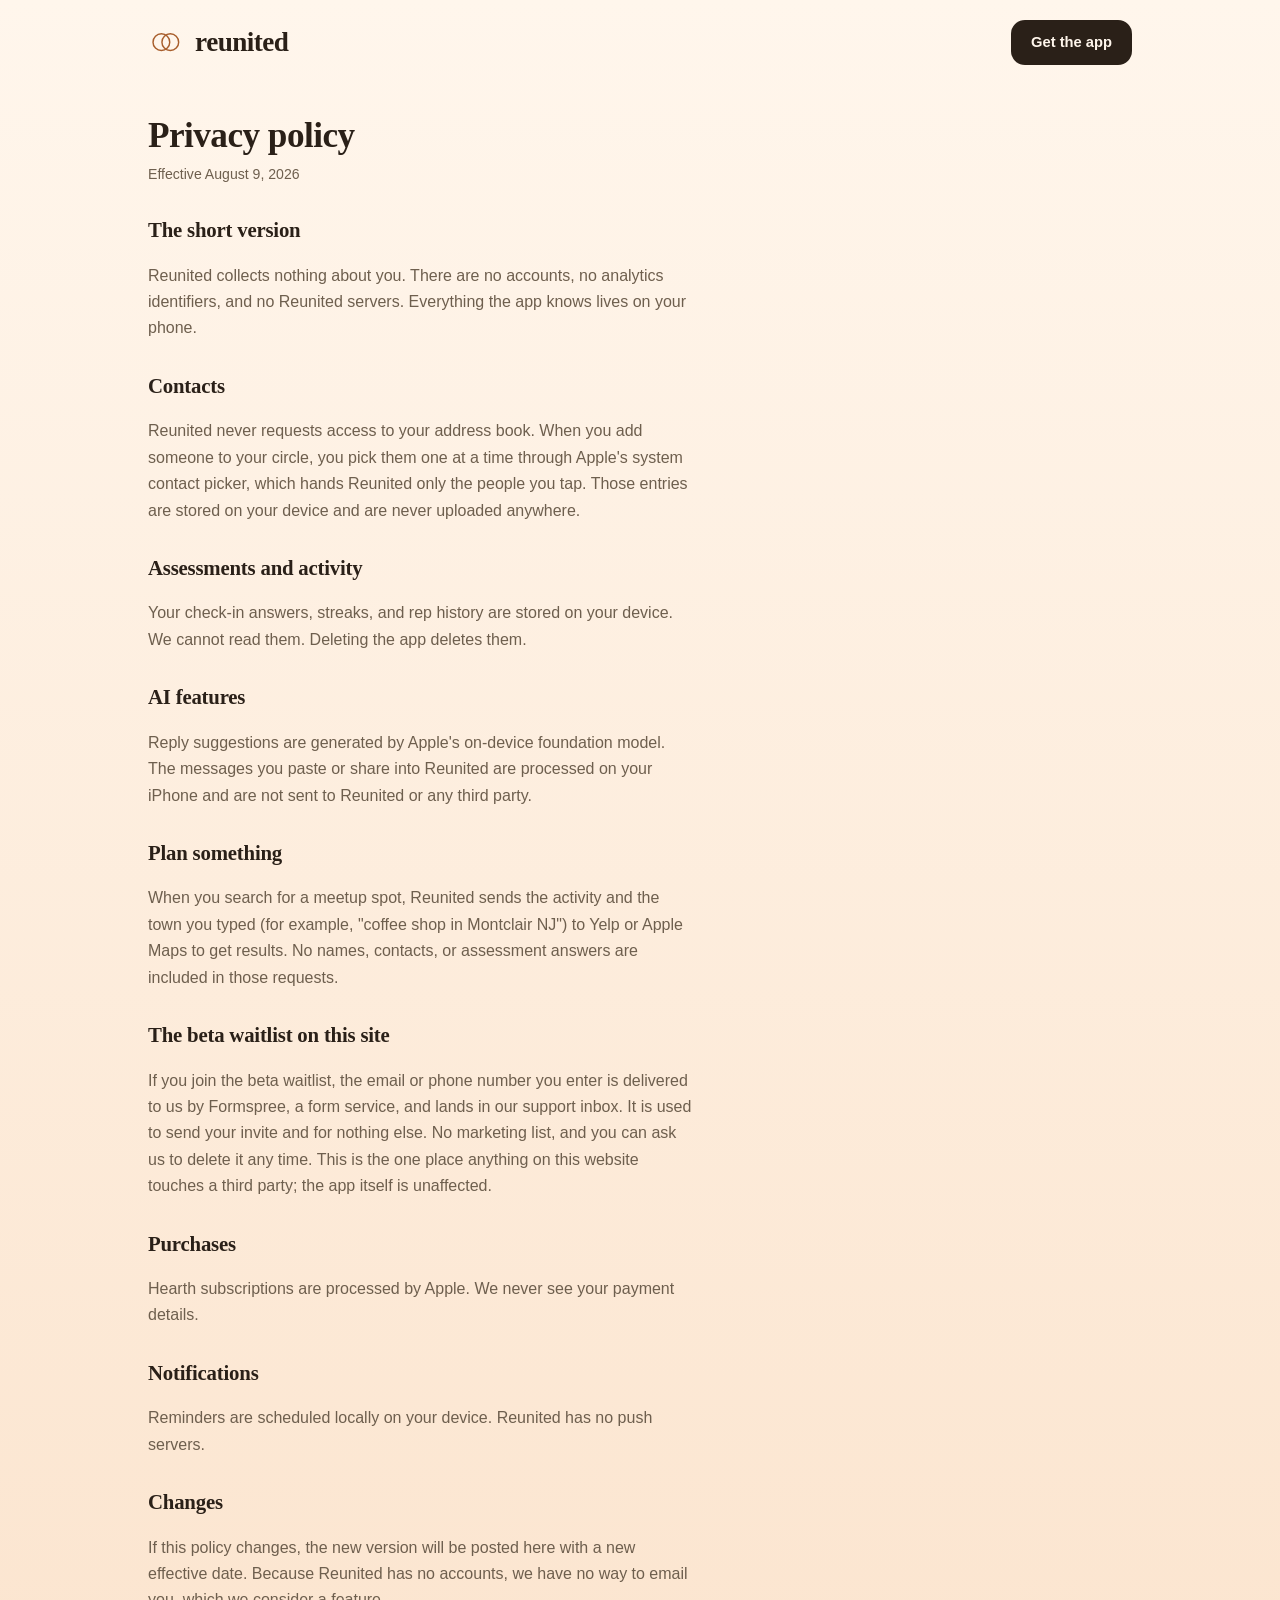
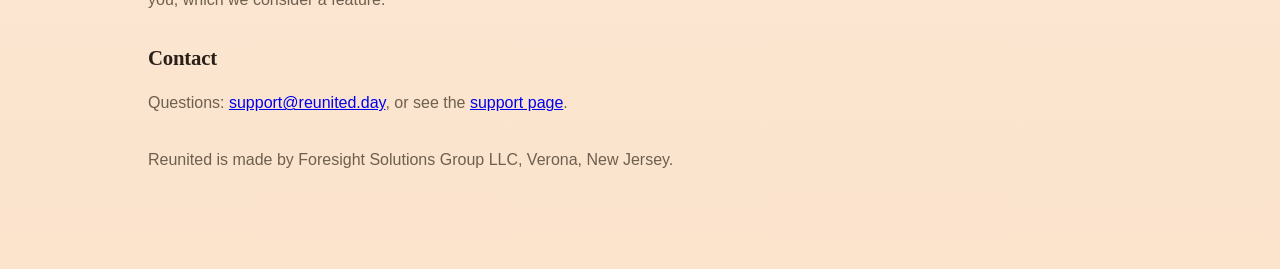
<file: privacy.html>
<!doctype html>
<html lang="en">
<head>
<meta charset="utf-8">
<meta name="viewport" content="width=device-width, initial-scale=1">
<title>Privacy: Reunited</title>
<link rel="icon" href="assets/favicon.svg" type="image/svg+xml">
<link rel="icon" href="assets/icon.png" sizes="512x512" type="image/png">
<link rel="apple-touch-icon" href="assets/icon.png">
<link rel="stylesheet" href="styles.css">
</head>
<body>
<div class="wrap">
  <nav>
    <a class="wordmark" href="/">
      <svg class="mark" viewBox="0 0 64 40" aria-hidden="true" focusable="false">
        <circle cx="24" cy="20" r="15"/><circle cx="40" cy="20" r="15"/>
      </svg>
      <span>reunited</span>
    </a>
    <a class="nav-cta" href="index.html#get">Get the app</a>
  </nav>

  <div class="legal">
    <h1>Privacy policy</h1>
    <p class="small">Effective August 9, 2026</p>

    <h2>The short version</h2>
    <p>Reunited collects nothing about you. There are no accounts, no analytics
    identifiers, and no Reunited servers. Everything the app knows lives on your
    phone.</p>

    <h2>Contacts</h2>
    <p>Reunited never requests access to your address book. When you add someone to
    your circle, you pick them one at a time through Apple's system contact
    picker, which hands Reunited only the people you tap. Those entries are stored
    on your device and are never uploaded anywhere.</p>

    <h2>Assessments and activity</h2>
    <p>Your check-in answers, streaks, and rep history are stored on your
    device. We cannot read them. Deleting the app deletes them.</p>

    <h2>AI features</h2>
    <p>Reply suggestions are generated by Apple's on-device foundation model.
    The messages you paste or share into Reunited are processed on your iPhone and
    are not sent to Reunited or any third party.</p>

    <h2>Plan something</h2>
    <p>When you search for a meetup spot, Reunited sends the activity and the town
    you typed (for example, "coffee shop in Montclair NJ") to Yelp or Apple
    Maps to get results. No names, contacts, or assessment answers are
    included in those requests.</p>

    <h2>The beta waitlist on this site</h2>
    <p>If you join the beta waitlist, the email or phone number you enter is
    delivered to us by Formspree, a form service, and lands in our support
    inbox. It is used to send your invite and for nothing else. No marketing
    list, and you can ask us to delete it any time. This is the one place
    anything on this website touches a third party; the app itself is
    unaffected.</p>

    <h2>Purchases</h2>
    <p>Hearth subscriptions are processed by Apple. We never see your payment
    details.</p>

    <h2>Notifications</h2>
    <p>Reminders are scheduled locally on your device. Reunited has no push
    servers.</p>

    <h2>Changes</h2>
    <p>If this policy changes, the new version will be posted here with a new
    effective date. Because Reunited has no accounts, we have no way to email you,
    which we consider a feature.</p>

    <h2>Contact</h2>
    <p>Questions: <a href="mailto:support@reunited.day">support@reunited.day</a>, or see the <a href="support.html">support page</a>.</p>

    <p style="margin-top: 30px;">Reunited is made by Foresight Solutions Group LLC,
    Verona, New Jersey.</p>
  </div>
</div>
</body>
</html>
</file>
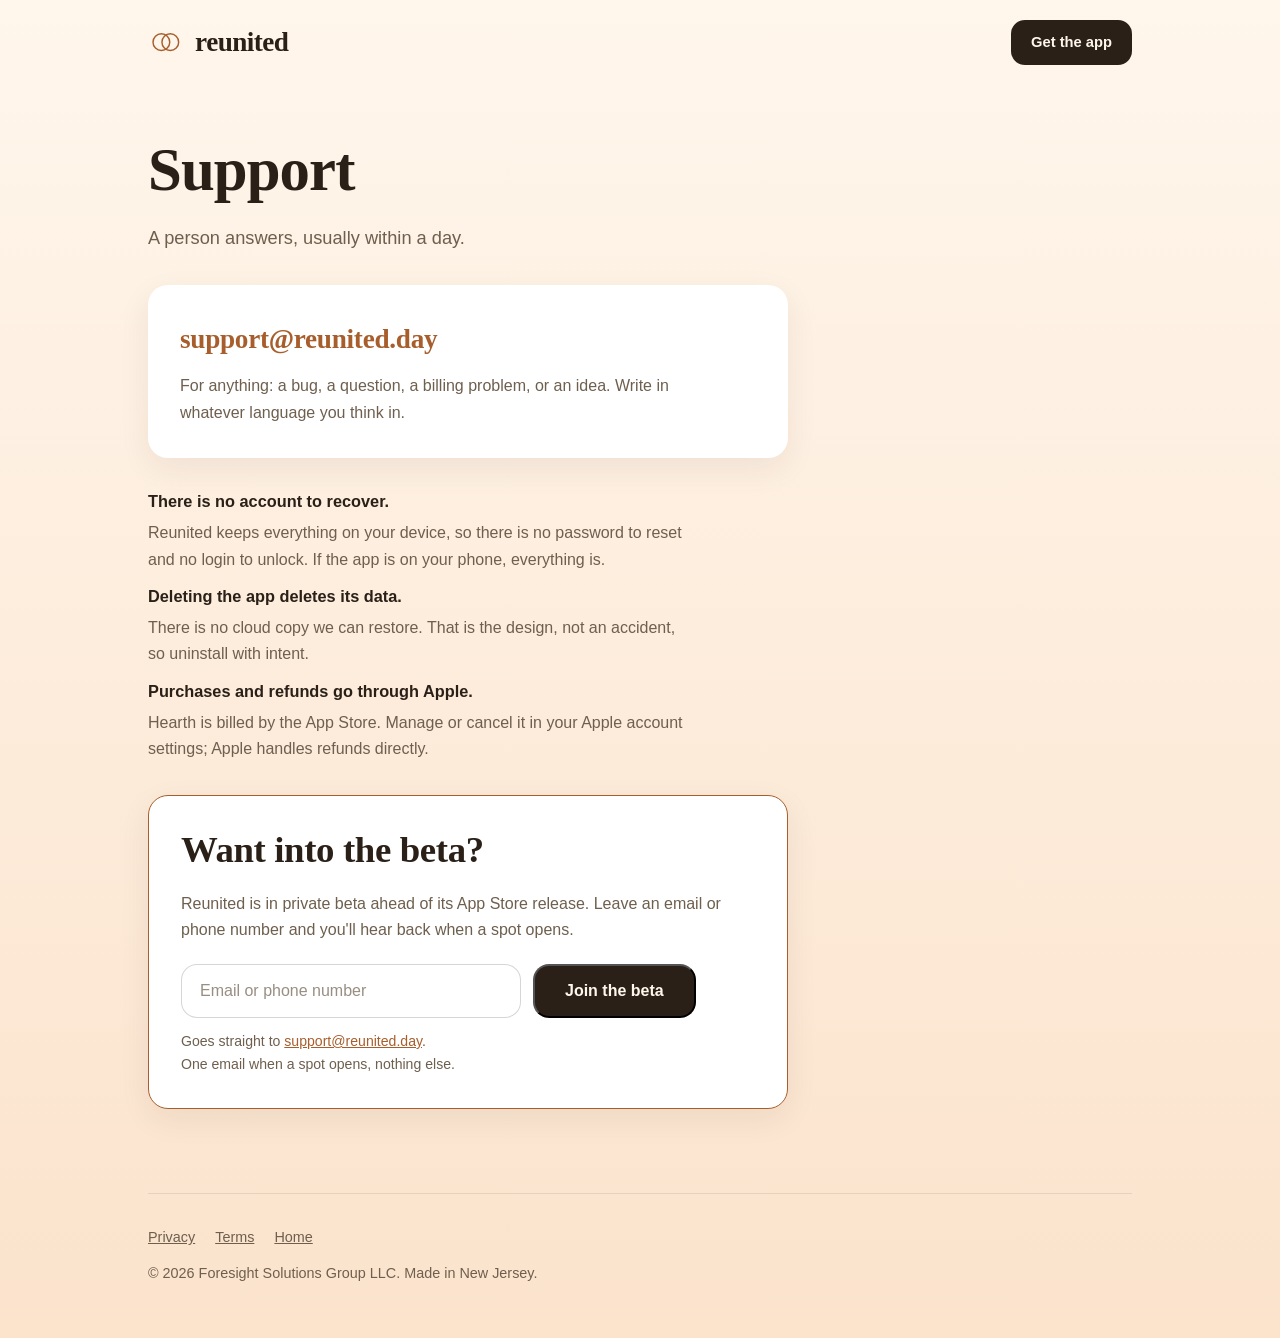
<file: support.html>
<!doctype html>
<html lang="en">
<head>
<meta charset="utf-8">
<meta name="viewport" content="width=device-width, initial-scale=1">
<title>Support: Reunited</title>
<link rel="icon" href="assets/favicon.svg" type="image/svg+xml">
<link rel="icon" href="assets/icon.png" sizes="512x512" type="image/png">
<link rel="apple-touch-icon" href="assets/icon.png">
<link rel="stylesheet" href="styles.css">
<style>
  .support-hero { max-width: 640px; padding-block: var(--s5) var(--s4); }
  .email-card {
    background: var(--card); border-radius: var(--radius);
    box-shadow: var(--shadow); padding: var(--s4);
    max-width: 640px; margin-bottom: var(--s3);
  }
  .email-card .address {
    font-family: var(--serif); font-weight: 600; letter-spacing: -0.01em;
    font-size: clamp(1.25rem, 4vw, 1.7rem);
    color: var(--ember); text-decoration: none; word-break: break-all;
  }
  .email-card p { margin-top: var(--s2); }
  .facts { max-width: 640px; display: grid; gap: var(--s2); margin-block: var(--s4); }
  .fact h3 { color: var(--ink); }
  .fact p { color: var(--dim); }
  .beta-card {
    background: var(--card); border: 1.5px solid var(--ember);
    border-radius: var(--radius); box-shadow: var(--shadow);
    padding: var(--s4); max-width: 640px; margin-block: var(--s4) var(--s6);
  }
  .beta-card .waitlist { justify-content: flex-start; margin-top: var(--s3); }
</style>
</head>
<body>
<div class="wrap">
  <nav>
    <a class="wordmark" href="/">
      <svg class="mark" viewBox="0 0 64 40" aria-hidden="true" focusable="false">
        <circle cx="24" cy="20" r="15"/><circle cx="40" cy="20" r="15"/>
      </svg>
      <span>reunited</span>
    </a>
    <a class="nav-cta" href="index.html#get">Get the app</a>
  </nav>

  <header class="support-hero">
    <h1>Support</h1>
    <p class="lede">A person answers, usually within a day.</p>
  </header>

  <div class="email-card">
    <a class="address" href="mailto:support@reunited.day">support@reunited.day</a>
    <p class="dim">For anything: a bug, a question, a billing problem, or an idea.
    Write in whatever language you think in.</p>
  </div>

  <div class="facts">
    <div class="fact">
      <h3>There is no account to recover.</h3>
      <p>Reunited keeps everything on your device, so there is no password to
      reset and no login to unlock. If the app is on your phone, everything is.</p>
    </div>
    <div class="fact">
      <h3>Deleting the app deletes its data.</h3>
      <p>There is no cloud copy we can restore. That is the design, not an
      accident, so uninstall with intent.</p>
    </div>
    <div class="fact">
      <h3>Purchases and refunds go through Apple.</h3>
      <p>Hearth is billed by the App Store. Manage or cancel it in your Apple
      account settings; Apple handles refunds directly.</p>
    </div>
  </div>

  <div class="beta-card">
    <h2>Want into the beta?</h2>
    <p class="dim">Reunited is in private beta ahead of its App Store release.
    Leave an email or phone number and you'll hear back when a spot opens.</p>
    <form class="waitlist" id="waitlist">
      <input type="text" name="contact" id="contact" inputmode="email"
             autocomplete="email" enterkeyhint="send"
             autocapitalize="off" autocorrect="off" spellcheck="false"
             placeholder="Email or phone number" aria-label="Your email or phone number"
             aria-describedby="waitlist-error" required>
      <button class="btn primary" type="submit">Join the beta</button>
    </form>
    <p class="waitlist-error" id="waitlist-error" role="alert" hidden></p>
    <p class="dim small waitlist-note">Goes straight to support@reunited.day. If you use TestFlight
    under a different address, mention it.</p>
  </div>

  <footer>
    <div class="links">
      <a href="privacy.html">Privacy</a>
      <a href="terms.html">Terms</a>
      <a href="index.html">Home</a>
    </div>
    <p>© 2026 Foresight Solutions Group LLC. Made in New Jersey.</p>
  </footer>
</div>

<script src="waitlist.js"></script>
<script>window.reunitedWaitlist('waitlist');</script>
</body>
</html>
</file>
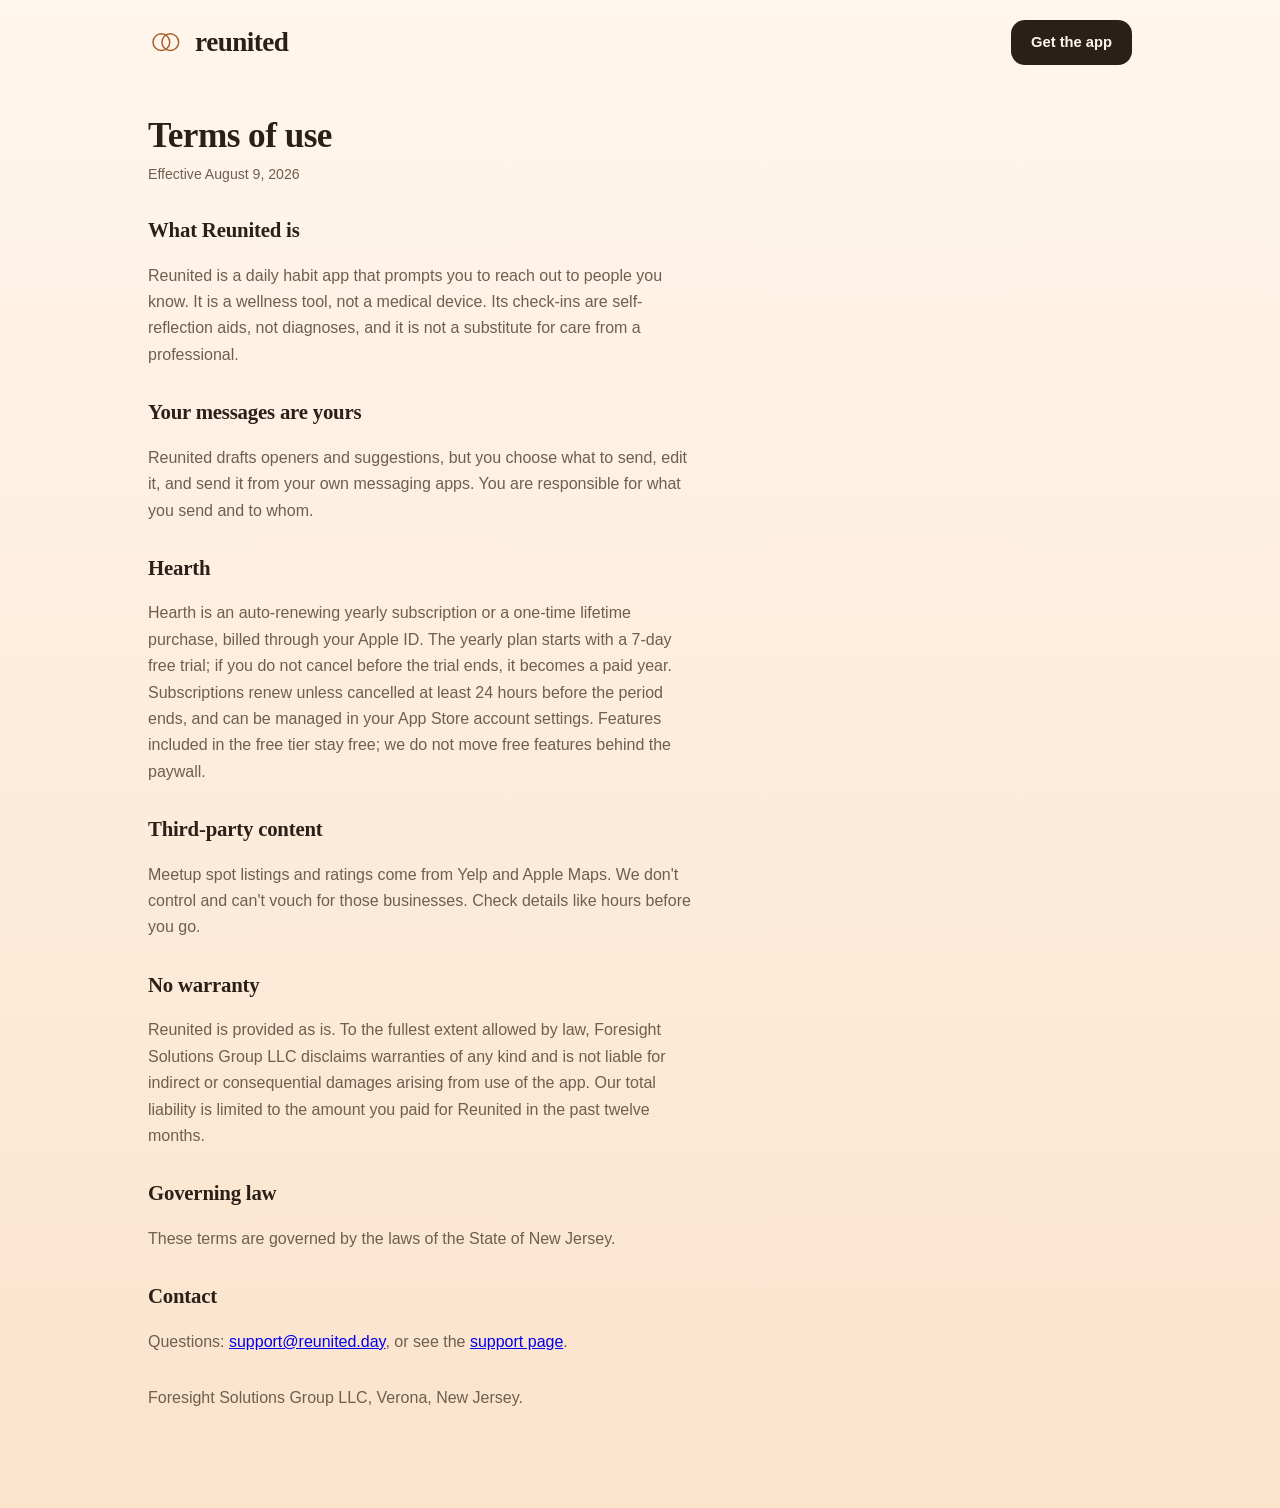
<file: terms.html>
<!doctype html>
<html lang="en">
<head>
<meta charset="utf-8">
<meta name="viewport" content="width=device-width, initial-scale=1">
<title>Terms: Reunited</title>
<link rel="icon" href="assets/favicon.svg" type="image/svg+xml">
<link rel="icon" href="assets/icon.png" sizes="512x512" type="image/png">
<link rel="apple-touch-icon" href="assets/icon.png">
<link rel="stylesheet" href="styles.css">
</head>
<body>
<div class="wrap">
  <nav>
    <a class="wordmark" href="/">
      <svg class="mark" viewBox="0 0 64 40" aria-hidden="true" focusable="false">
        <circle cx="24" cy="20" r="15"/><circle cx="40" cy="20" r="15"/>
      </svg>
      <span>reunited</span>
    </a>
    <a class="nav-cta" href="index.html#get">Get the app</a>
  </nav>

  <div class="legal">
    <h1>Terms of use</h1>
    <p class="small">Effective August 9, 2026</p>

    <h2>What Reunited is</h2>
    <p>Reunited is a daily habit app that prompts you to reach out to people you
    know. It is a wellness tool, not a medical device. Its check-ins are
    self-reflection aids, not diagnoses, and it is not a substitute for care
    from a professional.</p>

    <h2>Your messages are yours</h2>
    <p>Reunited drafts openers and suggestions, but you choose what to send, edit
    it, and send it from your own messaging apps. You are responsible for what
    you send and to whom.</p>

    <h2>Hearth</h2>
    <p>Hearth is an auto-renewing yearly subscription or a one-time lifetime
    purchase, billed through your Apple ID. The yearly plan starts with a
    7-day free trial; if you do not cancel before the trial ends, it becomes
    a paid year. Subscriptions renew unless cancelled at least 24 hours
    before the period ends, and can be managed in your App Store account
    settings. Features included in the free tier stay free; we do not move
    free features behind the paywall.</p>

    <h2>Third-party content</h2>
    <p>Meetup spot listings and ratings come from Yelp and Apple Maps. We
    don't control and can't vouch for those businesses. Check details like
    hours before you go.</p>

    <h2>No warranty</h2>
    <p>Reunited is provided as is. To the fullest extent allowed by law, Foresight
    Solutions Group LLC disclaims warranties of any kind and is not liable for
    indirect or consequential damages arising from use of the app. Our total
    liability is limited to the amount you paid for Reunited in the past twelve
    months.</p>

    <h2>Governing law</h2>
    <p>These terms are governed by the laws of the State of New Jersey.</p>

    <h2>Contact</h2>
    <p>Questions: <a href="mailto:support@reunited.day">support@reunited.day</a>, or see the <a href="support.html">support page</a>.</p>

    <p style="margin-top: 30px;">Foresight Solutions Group LLC, Verona, New
    Jersey.</p>
  </div>
</div>
</body>
</html>
</file>
<file: scrollcraft.css>
/* ============================================================================
   scrollcraft.css: the taste floor
   ----------------------------------------------------------------------------
   Two layers, and the split matters:

     TOKENS   what you override per brand. Colour roles, the type ramp, the
              spacing scale, elevation, motion. A brand is ~12 values.
     DEVICES  what the engine drives. Do not restyle these to taste; they are
              the mechanism. Style your own markup instead.

   Nothing here draws a "component". There are no card, badge, or pill classes,
   because a stylesheet that ships those is how every page built on it ends up
   with the same shapes. You get a floor and a vocabulary; the composition is
   yours.
   ========================================================================== */

/* ---------------------------------------------------------------- tokens -- */
:root {
  /* --- colour roles. Override these six and the page is rebranded. -------- */
  --sc-canvas:      #08090b;   /* the page ground. Drift interpolates this.   */
  --sc-surface:     #101217;   /* anything raised off the ground             */
  --sc-ink:         #f4f2ef;   /* primary text                               */
  --sc-ink-soft:    #9a9ba1;   /* secondary text. Tinted, never flat gray.   */
  --sc-accent:      #d8ff3e;   /* ONE accent. It owns a region, not confetti. */
  --sc-accent-ink:  #08090b;   /* text that sits on the accent               */

  --sc-hairline:    color-mix(in oklab, var(--sc-ink) 12%, transparent);
  --sc-hairline-strong: color-mix(in oklab, var(--sc-ink) 22%, transparent);

  /* --- type. Two families max. Display carries voice, text carries prose. - */
  --sc-font-display: "Instrument Sans", "Geist", system-ui, sans-serif;
  --sc-font-text:    "Geist", system-ui, sans-serif;
  --sc-font-mono:    "Geist Mono", ui-monospace, monospace;

  /* Fluid ramp. Tracking tightens as size grows because a face set at 6rem
     with 0 tracking reads loose; this is optical correction, not decoration. */
  --sc-t-xs:   clamp(0.75rem, 0.72rem + 0.15vw, 0.82rem);
  --sc-t-sm:   clamp(0.875rem, 0.84rem + 0.18vw, 0.95rem);
  --sc-t-base: clamp(1rem, 0.96rem + 0.22vw, 1.125rem);
  --sc-t-lg:   clamp(1.2rem, 1.1rem + 0.5vw, 1.5rem);
  --sc-t-xl:   clamp(1.6rem, 1.35rem + 1.2vw, 2.25rem);
  --sc-t-2xl:  clamp(2.1rem, 1.6rem + 2.4vw, 3.4rem);
  --sc-t-3xl:  clamp(2.8rem, 1.9rem + 4.2vw, 5rem);
  --sc-t-4xl:  clamp(3.4rem, 1.9rem + 6.6vw, 7.5rem);

  --sc-track-tight:  -0.035em;
  --sc-track-snug:   -0.02em;
  --sc-track-normal: -0.005em;
  --sc-track-wide:    0.08em;

  --sc-leading-none: 0.94;
  --sc-leading-tight: 1.06;
  --sc-leading-body: 1.62;

  --sc-measure: 62ch;

  /* --- space. 4px base: the useful middle steps an 8-only scale misses. --- */
  --sc-1: 0.25rem;  --sc-2: 0.5rem;   --sc-3: 0.75rem;  --sc-4: 1rem;
  --sc-5: 1.5rem;   --sc-6: 2rem;     --sc-7: 3rem;     --sc-8: 4rem;
  --sc-9: 6rem;     --sc-10: 8rem;    --sc-11: 12rem;

  /* Section rhythm is fluid so a phone doesn't inherit desktop air. */
  --sc-section: clamp(4.5rem, 9vw, 11rem);
  --sc-gutter:  clamp(1.25rem, 5vw, 5.5rem);
  --sc-maxw:    82rem;

  /* --- radius. Pick one scale for the page and hold it. ------------------- */
  --sc-r-sm: 6px;  --sc-r-md: 12px;  --sc-r-lg: 20px;  --sc-r-pill: 999px;

  /* --- elevation. Every shadow has an offset AND a soft blur, and is tinted
         to the canvas hue. A zero-offset coloured halo is decoration, not
         depth, so there isn't one here. ---------------------------------- */
  --sc-shadow-color: 220 40% 2%;
  --sc-e1: 0 1px 2px hsl(var(--sc-shadow-color) / 0.28),
           0 2px 6px -1px hsl(var(--sc-shadow-color) / 0.20);
  --sc-e2: 0 2px 4px hsl(var(--sc-shadow-color) / 0.24),
           0 8px 18px -4px hsl(var(--sc-shadow-color) / 0.30);
  --sc-e3: 0 4px 8px hsl(var(--sc-shadow-color) / 0.22),
           0 18px 40px -8px hsl(var(--sc-shadow-color) / 0.38),
           0 48px 90px -24px hsl(var(--sc-shadow-color) / 0.30);

  /* Edge light: a 1px top highlight sells a raised surface better than any
     amount of blur, because real raised things catch light on their lip. */
  --sc-edge: inset 0 1px 0 color-mix(in oklab, var(--sc-ink) 10%, transparent);

  /* --- motion. Built-in CSS easings are too weak for UI. ------------------ */
  --sc-ease-out:    cubic-bezier(0.23, 1, 0.32, 1);
  --sc-ease-in-out: cubic-bezier(0.77, 0, 0.175, 1);
  --sc-ease-drawer: cubic-bezier(0.32, 0.72, 0, 1);
  --sc-d-fast: 160ms;  --sc-d-base: 240ms;  --sc-d-slow: 420ms;

  --sc-z-stage: 1; --sc-z-copy: 20; --sc-z-chrome: 60;
}

/* --------------------------------------------------------------- reset -- */
*, *::before, *::after { box-sizing: border-box; }
html { -webkit-text-size-adjust: 100%; scroll-behavior: smooth; }
@media (prefers-reduced-motion: reduce) { html { scroll-behavior: auto; } }

body {
  margin: 0;
  background: var(--sc-canvas);
  color: var(--sc-ink);
  font-family: var(--sc-font-text);
  font-size: var(--sc-t-base);
  line-height: var(--sc-leading-body);
  letter-spacing: var(--sc-track-normal);
  -webkit-font-smoothing: antialiased;
  text-rendering: optimizeLegibility;
  font-synthesis-weight: none;
  overflow-x: clip;
}
img, video, canvas, svg { display: block; max-width: 100%; }
button, input, select, textarea { font: inherit; color: inherit; }

/* ------------------------------------------------- the browser surfaces --
   The parts you did not draw still carry the design. Selection, caret, focus
   ring, scrollbar and tabular numerals all ship with defaults that belong to no
   design system. Theming them is the cheapest signal that a page was built
   rather than assembled, and it is the step that gets skipped most reliably. */
::selection { background: var(--sc-accent); color: var(--sc-accent-ink); }
:root { caret-color: var(--sc-accent); accent-color: var(--sc-accent); }
:focus-visible {
  outline: 2px solid var(--sc-accent);
  outline-offset: 3px;
  border-radius: var(--sc-r-sm);
}
:where(a) { color: inherit; text-decoration-thickness: 1px; text-underline-offset: 0.22em; }
@supports (scrollbar-color: auto) {
  html { scrollbar-color: color-mix(in oklab, var(--sc-ink) 26%, transparent) transparent; scrollbar-width: thin; }
}
:where(table, .sc-nums, [data-sc-count]) { font-variant-numeric: tabular-nums; }

/* ----------------------------------------------------------- typography -- */
.sc-display {
  font-family: var(--sc-font-display);
  font-weight: 500;
  line-height: var(--sc-leading-none);
  letter-spacing: var(--sc-track-tight);
  text-wrap: balance;
  margin: 0;
}
.sc-display--xl { font-size: var(--sc-t-4xl); }
.sc-display--lg { font-size: var(--sc-t-3xl); }
.sc-display--md { font-size: var(--sc-t-2xl); letter-spacing: var(--sc-track-snug); }
.sc-lede {
  font-size: var(--sc-t-lg);
  line-height: 1.44;
  letter-spacing: var(--sc-track-snug);
  color: var(--sc-ink);
  max-width: 46ch;
  text-wrap: pretty;
  margin: 0;
}
.sc-body { max-width: var(--sc-measure); color: var(--sc-ink-soft); text-wrap: pretty; margin: 0; }
.sc-label {
  font-family: var(--sc-font-mono);
  font-size: var(--sc-t-xs);
  letter-spacing: var(--sc-track-wide);
  text-transform: uppercase;
  color: var(--sc-ink-soft);
}

/* ---------------------------------------------------------------- layout -- */
.sc-wrap { width: 100%; max-width: var(--sc-maxw); margin-inline: auto; padding-inline: var(--sc-gutter); }
.sc-section { padding-block: var(--sc-section); }
/* More space above a heading than below it: the gap belongs to the boundary,
   not to the pair. */
.sc-stack > * + * { margin-top: var(--sc-4); }
.sc-stack > :is(h1,h2,h3) { margin-top: var(--sc-7); }
.sc-stack > :is(h1,h2,h3):first-child { margin-top: 0; }
.sc-rule { height: 1px; border: 0; background: var(--sc-hairline); margin: 0; }

/* =============================================================== DEVICES ==
   Driven by the engine. Restyle your own markup, not these.                */

.sc-act--pinned { position: relative; }
.sc-stage {
  position: sticky; top: 0;
  height: 100vh; height: 100svh;
  overflow: clip;
  z-index: var(--sc-z-stage);
}

/* scrub / sequence media */
.sc-stage :is(video[data-sc-scrub], canvas[data-sc-sequence], .sc-stage__poster) {
  position: absolute; inset: 0;
  width: 100%; height: 100%;
  object-fit: cover;
}
video[data-sc-scrub] { opacity: 0; transition: opacity 380ms var(--sc-ease-out); }
.sc-has-clip video[data-sc-scrub] { opacity: 1; }
/* The poster is a live frame-holder, not a placeholder: it stays up until a
   real video frame has painted, which is what stops the blank-stage flash. */
.sc-stage__poster { z-index: 0; transition: opacity 380ms var(--sc-ease-out); }
.sc-has-clip .sc-stage__poster { opacity: 0; }

/* A scrim only where text sits. A full-frame darkening layer flattens the
   image everywhere to fix contrast in one corner. */
.sc-scrim {
  position: absolute; inset: 0; pointer-events: none; z-index: 1;
  background: linear-gradient(
    var(--sc-scrim-angle, 180deg),
    color-mix(in oklab, var(--sc-canvas) var(--sc-scrim-a, 78%), transparent) 0%,
    color-mix(in oklab, var(--sc-canvas) 30%, transparent) 42%,
    transparent 68%);
}
/* Point the scrim at the copy. A scrim gradient that darkens the top while the
   copy sits at the bottom fixes contrast nowhere and flattens the image
   everywhere, which is the most common way text-over-video goes wrong. */
.sc-scrim--bottom { --sc-scrim-angle: 0deg; }
.sc-scrim--left   { --sc-scrim-angle: 90deg; }
.sc-scrim--right  { --sc-scrim-angle: 270deg; }

/* Corner scrims, for copy anchored to a corner. An edge gradient has to darken
   a whole band across the frame to cover one corner; a corner gradient puts the
   density where the text is and leaves the rest of the image alone. Pair with
   .sc-copy--lead / .sc-copy--trail. */
.sc-scrim--lead {
  background: linear-gradient(to top right,
    color-mix(in oklab, var(--sc-canvas) 94%, transparent) 0%,
    color-mix(in oklab, var(--sc-canvas) 72%, transparent) 30%,
    color-mix(in oklab, var(--sc-canvas) 30%, transparent) 52%,
    transparent 72%);
}
.sc-scrim--trail {
  background: linear-gradient(to top left,
    color-mix(in oklab, var(--sc-canvas) 94%, transparent) 0%,
    color-mix(in oklab, var(--sc-canvas) 72%, transparent) 30%,
    color-mix(in oklab, var(--sc-canvas) 30%, transparent) 52%,
    transparent 72%);
}
/* A band across the bottom, for copy that spans the full width of the frame.
   That is what both corner anchors become below 860px, and it is also the right
   shape whenever the copy block is wider than a corner. */
.sc-scrim--band {
  background: linear-gradient(to top,
    color-mix(in oklab, var(--sc-canvas) 94%, transparent) 0%,
    color-mix(in oklab, var(--sc-canvas) 74%, transparent) 22%,
    color-mix(in oklab, var(--sc-canvas) 30%, transparent) 42%,
    transparent 58%);
}
.sc-scrim--vignette {
  background: radial-gradient(120% 90% at 50% 45%, transparent 40%,
              color-mix(in oklab, var(--sc-canvas) 70%, transparent) 100%);
}

/* copy over a stage.
   max-width is in rem, never ch. A `ch` on this container resolves against the
   CONTAINER's font-size (body size), not the display size of the heading inside
   it, so `max-width: 20ch` here silently produces a ~180px column and wraps a
   hero headline to six lines. Set a ch measure on the text element itself. */
.sc-copy {
  position: absolute; z-index: var(--sc-z-copy);
  inset-inline: var(--sc-gutter);
  max-width: min(46rem, 76vw);
  will-change: opacity, transform;
}
.sc-copy--lead   { left: var(--sc-gutter); bottom: clamp(3rem, 12vh, 9rem); }
/* inset-inline FIRST. It is the shorthand for left+right, so declaring it after
   `left: 50%` resets left to auto and the block drifts off the left edge. */
.sc-copy--center { inset-inline: auto; left: 50%; top: 50%; translate: -50% -50%; text-align: center; }
.sc-copy--trail  { inset-inline: auto; right: var(--sc-gutter); bottom: clamp(3rem, 12vh, 9rem); text-align: right; }

/* cue defaults: the engine writes opacity/transform inline, these are the
   pre-paint state so nothing flashes before the first read() */
[data-sc-cue] { opacity: 0; will-change: opacity, transform; }
.sc-ready [data-sc-cue] { transition: none; }

/* kinetic split */
.sc-split { display: inline-block; overflow: hidden; vertical-align: top; }
/* Descenders live below the baseline; a line mask clipped to the line box eats
   the tails off g, y, p, j. The padding buys them room back. */
.sc-split--line { display: block; padding-bottom: 0.14em; margin-bottom: -0.14em; }
.sc-split__i { display: inline-block; will-change: transform, opacity; }
.sc-is-split { opacity: 1 !important; }

/* horizontal rail */
[data-sc-pan] { display: flex; will-change: transform; }

/* reveal + parallax */
[data-sc-reveal] { will-change: clip-path; }
[data-sc-parallax] { will-change: transform; }

/* flow reveal (fires once) */
[data-sc-in], [data-sc-stagger] > * {
  opacity: 0;
  transform: translate3d(0, 14px, 0);
  transition: opacity 620ms var(--sc-ease-out), transform 620ms var(--sc-ease-out);
}
[data-sc-in].sc-in, [data-sc-stagger] > .sc-in { opacity: 1; transform: none; }

/* pointer devices */
[data-sc-tilt] { transform-style: preserve-3d; will-change: transform; }
[data-sc-magnet] { will-change: transform; }
/* isolation always; position only if nothing more specific already set it.
   Written with :where() (zero specificity) on purpose: a plain `position:
   relative` here has the same weight as `.sc-stage` and, being later in the
   file, silently wins. A stage carrying both attributes then stops being
   sticky and the whole act scrolls away instead of pinning. */
[data-sc-spotlight] { isolation: isolate; }
:where([data-sc-spotlight]) { position: relative; }
[data-sc-spotlight]::after {
  content: ""; position: absolute; inset: 0; pointer-events: none; z-index: 2;
  background: radial-gradient(
    28rem 28rem at calc(var(--sc-mx, 0.5) * 100%) calc(var(--sc-my, 0.5) * 100%),
    color-mix(in oklab, var(--sc-accent) 16%, transparent), transparent 70%);
  opacity: 0; transition: opacity var(--sc-d-slow) var(--sc-ease-out);
}
[data-sc-spotlight]:hover::after { opacity: 1; }

/* =========================================================== WORLDFLIGHT ==
   One fixed stage for the whole page. The only thing in document flow is the
   spacer, and it is empty. If you find yourself adding a section here, you want
   act mode instead: the moment a real block scrolls past the fixed stage, the
   page has a seam again and the whole point is gone.                        */

[data-sc-mode="worldflight"] { position: relative; }

.sc-world {
  position: fixed; inset: 0;
  overflow: clip;
  z-index: var(--sc-z-stage);
  background: var(--sc-canvas);
}

/* Every leg is mounted for the life of the page and stacked in the same box.
   The engine owns opacity, visibility and z-index here; do not set them. */
.sc-world__seg {
  position: absolute; inset: 0;
  opacity: 0;
  will-change: opacity;
}
.sc-world__seg > :is(video, img, canvas) {
  position: absolute; inset: 0;
  width: 100%; height: 100%;
  object-fit: cover;
}
/* The poster is the frame-holder AND the first camera move: the engine pushes
   it in slowly until a real decoded frame is available to replace it. */
.sc-world__poster {
  z-index: 0;
  transform-origin: 50% 50%;
  transition: opacity 420ms var(--sc-ease-out);
}
.sc-world__seg > video { z-index: 1; }
.sc-world__seg.sc-has-clip .sc-world__poster { opacity: 0; }
/* The act stylesheet lights a clip through its ancestor act. A worldflight leg
   has no act, so match the class the engine also writes on the clip itself. */
video[data-sc-scrub].sc-has-clip { opacity: 1; }

/* The copy layer is fixed too, and inert by default: the engine hands
   pointer-events back to a block only while it is actually legible. */
.sc-world__copy {
  position: fixed; inset: 0;
  z-index: var(--sc-z-copy);
  pointer-events: none;
}
.sc-world__scrim { position: absolute; inset: 0; pointer-events: none; z-index: 0; }
[data-sc-copy] {
  opacity: 0;
  pointer-events: none;
  will-change: opacity, transform;
}
.sc-ready [data-sc-copy] { transition: none; }

/* The track. Empty on purpose. */
.sc-world__spacer { pointer-events: none; }

/* scroll progress */
[data-sc-progress] {
  position: fixed; inset: 0 0 auto 0; height: 2px; z-index: var(--sc-z-chrome);
  background: var(--sc-accent); transform-origin: 0 50%; transform: scaleX(0);
  will-change: transform;
}

/* ----------------------------------------------------------- atmosphere --
   Depth is not only shadow. Grain keeps a flat dark ground from banding, and
   it is the difference between "a dark page" and "a lit room". */
.sc-grain { position: fixed; inset: 0; pointer-events: none; z-index: 3; opacity: 0.045; }
.sc-grain::before {
  content: ""; position: absolute; inset: -50%;
  background-image: url("data:image/svg+xml;utf8,<svg xmlns='http://www.w3.org/2000/svg' width='140' height='140'><filter id='n'><feTurbulence type='fractalNoise' baseFrequency='0.85' numOctaves='3'/></filter><rect width='140' height='140' filter='url(%23n)'/></svg>");
}

/* -------------------------------------------------------- reduced motion -- */
@media (prefers-reduced-motion: reduce) {
  /* Fewer and gentler, not zero. Opacity still carries the reveal so the page
     is comprehensible; every position change is dropped. */
  [data-sc-in], [data-sc-stagger] > * { transform: none; transition-duration: 220ms; }
  [data-sc-parallax], [data-sc-pan], .sc-split__i { transform: none !important; }
  /* A wipe is a position change too. Show reveal content settled. */
  [data-sc-reveal] { clip-path: none !important; }
  /* A rail's transform IS its navigation, not decoration. Zeroing it the way
     parallax and kinetic type are zeroed parks the act on its first screenful
     and makes everything past the fold unreachable: a device degrading into
     missing content. Hand the travel back to the reader as an ordinary scroll
     region instead, so the same items are all still gettable without motion.
     A build that would rather re-lay the rail out as a grid can still do that;
     this is the floor, not the ceiling. */
  [data-sc-act="pan"] .sc-stage,
  [data-sc-act="pan"] [data-sc-stage] {
    overflow-x: auto; overflow-y: hidden;
    overscroll-behavior-x: contain;
    scroll-snap-type: x proximity;
  }
  [data-sc-pan] > * { scroll-snap-align: center; }
  [data-sc-spotlight]::after { display: none; }
  /* A worldflight keeps its whole story here. No clip is ever fetched, so the
     posters are the film, and they cross-dissolve through exactly the same
     seams at exactly the same scroll positions. The push-in and the copy drift
     are the only things that go. */
  .sc-world__poster, [data-sc-copy] { transform: none !important; }
}

/* --------------------------------------------------------------- mobile -- */
@media (max-width: 860px) {
  .sc-copy { inset-inline: var(--sc-gutter); max-width: none; }
  .sc-copy--trail { text-align: left; }
  .sc-stage { height: 100svh; }
  /* .sc-copy--trail re-anchors to the left and spans the full width here, so a
     bottom-RIGHT corner gradient darkens the one corner the copy just left and
     guarantees a contrast failure over any bright clip. Point the density at
     the copy: the same band .sc-scrim--band paints. */
  .sc-scrim--trail {
    background: linear-gradient(to top,
      color-mix(in oklab, var(--sc-canvas) 94%, transparent) 0%,
      color-mix(in oklab, var(--sc-canvas) 74%, transparent) 22%,
      color-mix(in oklab, var(--sc-canvas) 30%, transparent) 42%,
      transparent 58%);
  }
}
</file>
<file: page.css>
/* Reunited: chaptered editorial.
   Tokens come from the app (Theme.swift) and the existing site, not from a
   template. Warm paper, ink, ember. Each chapter lands on its own ground as a
   hard change: the grammar forbids a continuous drift gradient. */
:root {
  --sc-canvas:     #fff6ec;
  --sc-surface:    #ffffff;
  --sc-ink:        #2a2018;
  --sc-ink-soft:   #6e5f4e;
  --sc-accent:     #a85e2c;
  --sc-accent-ink: #fff6ec;
  --sc-font-display: ui-serif, "New York", Georgia, "Times New Roman", serif;
  --sc-font-text: -apple-system, BlinkMacSystemFont, "Segoe UI", Roboto, sans-serif;

  --paper-1: #fff6ec;
  --paper-2: #f7ead9;
  --paper-3: #fdf2e6;
  --night:   #241c15;   /* the peak inverts: Moonlight, not a spotlight */
  --paper-4: #efe0cc;
  --measure: 34em;
}

body { background: var(--paper-1); color: var(--sc-ink); font-family: var(--sc-font-text); }

.chapter { position: relative; }
.chapter--i   { background: var(--paper-1); }
.chapter--ii  { background: var(--paper-2); }
.chapter--iii { background: var(--paper-3); }
.chapter--iv  { background: var(--night); color: #f3e7d8; }
.chapter--v   { background: var(--paper-2); }
.chapter--vi  { background: var(--paper-4); }

.sc-wrap { width: min(1080px, 100% - 2 * clamp(20px, 5vw, 64px)); margin-inline: auto; }

/* Folio in the margin, not a fixed bar. */
.folio {
  position: fixed; left: clamp(14px, 3vw, 34px); top: 50%; translate: 0 -50%;
  z-index: 5; writing-mode: vertical-rl; font-size: 0.72rem; letter-spacing: 0.14em;
  text-transform: uppercase; color: var(--sc-ink-soft); opacity: 0.55;
  display: flex; gap: 1.1em; align-items: center; pointer-events: none;
  transition: color 0.5s ease, opacity 0.5s ease;
}
.folio__n { font-family: var(--sc-font-display); font-size: 0.9rem; letter-spacing: 0.06em; }
body.is-night .folio { color: #cbb9a4; opacity: 0.7; }
@media (max-width: 860px) { .folio { display: none; } }

.skip {
  position: absolute; left: -9999px; top: 0;
  background: var(--sc-ink); color: var(--paper-1); padding: 12px 18px; z-index: 20;
}
.skip:focus { left: 12px; top: 12px; }
.sr-only {
  position: absolute; width: 1px; height: 1px; overflow: hidden;
  clip: rect(0 0 0 0); white-space: nowrap;
}

/* ---- Typography floor */
.sc-display { font-family: var(--sc-font-display); font-weight: 600; letter-spacing: -0.022em; line-height: 1.02; }
.sc-display--xl { font-size: clamp(2.9rem, 8.4vw, 6rem); }
.sc-display--md { font-size: clamp(1.9rem, 4.2vw, 3.1rem); line-height: 1.06; }
.sc-lede { font-size: clamp(1.05rem, 1.9vw, 1.3rem); line-height: 1.55; color: var(--sc-ink-soft); max-width: var(--measure); }
.sc-body { font-size: clamp(1rem, 1.7vw, 1.16rem); line-height: 1.65; max-width: var(--measure); }
.sc-label {
  font-size: 0.72rem; letter-spacing: 0.16em; text-transform: uppercase;
  color: var(--sc-accent); font-weight: 700;
}

/* ---- I. Title page */
.title-page { min-height: 100svh; display: flex; flex-direction: column; justify-content: center; gap: clamp(18px, 3vh, 34px); padding-block: 12vh; }
.title-page .sc-lede { margin-top: 0.4em; }

/* ---- II. The drift */
.drift { min-height: 100svh; display: grid; align-content: center; gap: clamp(26px, 5vh, 56px); padding-block: 14vh; }
.drift__argument { display: grid; gap: 1.1em; }
.drift__argument .sc-body:first-child {
  font-family: var(--sc-font-display); font-size: clamp(1.6rem, 3.6vw, 2.5rem);
  line-height: 1.14; letter-spacing: -0.02em; max-width: 18em;
}
.ask { border-top: 1px solid rgba(42,32,24,0.16); padding-top: clamp(20px, 3vh, 32px); max-width: 30em; }
.ask__label { display: block; font-family: var(--sc-font-display); font-size: clamp(1.15rem, 2.2vw, 1.5rem); margin-bottom: 0.7em; }
.ask__field {
  font: inherit; font-size: 1.05rem; line-height: 1.25; color: var(--sc-ink);
  width: 100%; padding: 13px 0; background: none;
  border: 0; border-bottom: 1.5px solid rgba(42,32,24,0.3); border-radius: 0;
}
.ask__field::placeholder { color: var(--sc-ink-soft); opacity: 0.55; }
.ask__field:focus-visible { outline: none; border-bottom-color: var(--sc-accent); border-bottom-width: 2px; }
.ask__note { margin-top: 0.8em; font-size: 0.86rem; color: var(--sc-ink-soft); }

/* ---- III. The week */
.week-head { padding-top: 16vh; display: grid; gap: 0.8em; }
.rail { display: flex; gap: clamp(14px, 2vw, 22px); padding: clamp(34px, 6vh, 64px) clamp(20px, 5vw, 64px); }
.day {
  flex: 0 0 clamp(190px, 22vw, 250px); background: var(--sc-surface);
  border-radius: 14px; padding: 22px; box-shadow: 0 10px 30px rgba(42,32,24,0.06);
}
.day__k { font-family: var(--sc-font-display); font-size: 1.15rem; margin-bottom: 0.45em; }
.day__p { font-size: 0.94rem; line-height: 1.5; color: var(--sc-ink-soft); }
/* Media in its own column with a caption. It never bleeds under type. */
.plate { width: min(300px, 72vw); margin: 0 auto; padding-bottom: 6vh; }
.plate img { width: 100%; height: auto; display: block; border-radius: 26px; box-shadow: 0 18px 50px rgba(42,32,24,0.14); }
.plate figcaption { margin-top: 1em; font-size: 0.86rem; color: var(--sc-ink-soft); text-align: center; }
.hush { height: 42vh; }

/* ---- IV. The peak */
.loop { min-height: 100svh; display: grid; align-content: center; gap: clamp(18px, 3vh, 30px); padding-block: 14vh; max-width: 46em; }
.chapter--iv .sc-label { color: #d99a63; }
.leaf { border-radius: 16px; padding: clamp(22px, 3.4vw, 34px); }
.leaf--private { background: rgba(255,246,236,0.055); border: 1px solid rgba(243,231,216,0.14); }
.leaf__prompt { font-family: var(--sc-font-display); font-size: clamp(1.4rem, 3.1vw, 2.05rem); line-height: 1.16; letter-spacing: -0.018em; }
.leaf__prompt em, .leaf__msg em { font-style: normal; color: #e8a86e; }
.leaf__hand { margin-top: 1.1em; font-size: 1.02rem; line-height: 1.62; color: #cdbca8; }
.leaf__seal { margin-top: 1.2em; font-size: 0.82rem; letter-spacing: 0.05em; color: #9c8c79; }
.turn { font-size: 0.98rem; color: #b8a794; padding-left: 0.2em; }
.leaf--sent { background: #f3e7d8; color: var(--sc-ink); }
.leaf--sent .leaf__seal { color: var(--sc-ink-soft); }
.leaf__msg { font-size: clamp(1.08rem, 2.2vw, 1.3rem); line-height: 1.55; }
.leaf--sent .leaf__msg em { color: var(--sc-accent); }

/* ---- V. The refusal */
.refuse { padding-block: 16vh; display: grid; gap: 1.1em; }
.refuse__list { list-style: none; display: grid; gap: 0.5em; margin: 0.6em 0 0.4em; }
.refuse__list li { font-family: var(--sc-font-display); font-size: clamp(1.25rem, 2.6vw, 1.8rem); line-height: 1.2; }
.proof {
  margin-top: 1.4em; padding: 18px 20px; border-left: 1px solid var(--sc-accent);
  background: rgba(168,94,44,0.05); font-size: 1.02rem; line-height: 1.6; max-width: var(--measure);
}
.evidence { color: var(--sc-ink-soft); margin-top: 0.9em; }
.evidence a, .imprint a, .waitlist-note a { color: var(--sc-accent); }

/* ---- VI. Colophon. Small type, the ask as running text. */
.colophon { padding-block: 14vh 10vh; display: grid; gap: 1.1em; max-width: 40em; }
.colophon__line { font-family: var(--sc-font-display); font-size: clamp(1.3rem, 2.7vw, 1.9rem); line-height: 1.3; letter-spacing: -0.015em; }
.waitlist { display: flex; gap: 12px; flex-wrap: wrap; align-items: stretch; margin-top: 0.6em; }
.waitlist input {
  font: inherit; font-size: 1rem; line-height: 1.25; color: var(--sc-ink);
  flex: 1 1 260px; padding: 14px 0; background: none; border: 0;
  border-bottom: 1.5px solid rgba(42,32,24,0.3); border-radius: 0;
}
.waitlist input::placeholder { color: var(--sc-ink-soft); opacity: 0.6; }
.waitlist input:focus-visible { outline: none; border-bottom-color: var(--sc-accent); border-bottom-width: 2px; }
.waitlist input[aria-invalid="true"] { border-bottom-color: #b14a55; }
.waitlist__go {
  font: inherit; font-weight: 700; font-size: 1rem; line-height: 1.25;
  padding: 14px 26px; border: 0; border-radius: 16px; cursor: pointer;  /* the app's radius, not a pill */
  background: var(--sc-ink); color: var(--paper-1);
}
.waitlist__go:focus-visible { outline: 2px solid var(--sc-accent); outline-offset: 3px; }
.waitlist-error { color: #b14a55; font-weight: 600; font-size: 0.9rem; }
.waitlist-note, .imprint { font-size: 0.88rem; color: var(--sc-ink-soft); }
.waitlist-done { font-weight: 600; color: var(--sc-accent); }
.sc-rule { border: 0; border-top: 1px solid rgba(42,32,24,0.14); margin: 1.6em 0 0.4em; }
.imprint { display: flex; gap: 1.4em; flex-wrap: wrap; }
.imprint--fine { display: block; opacity: 0.8; line-height: 1.6; }

@media (max-width: 760px) {
  .waitlist input, .waitlist__go { flex: 1 1 100%; width: 100%; }
  .hush { height: 24vh; }
  .plate { width: min(260px, 66vw); }
}
@media (prefers-reduced-motion: reduce) {
  .rail { overflow-x: auto; }
}

/* ---- II. The evidence line. Real figure, computed the same way the app does. */
.evidence-line { font-size: clamp(0.98rem, 1.7vw, 1.1rem); line-height: 1.6; color: var(--sc-ink-soft); max-width: 30em; }
.tally { font-family: var(--sc-font-display); font-size: 1.5em; color: var(--sc-accent); font-weight: 600; }

/* Inline plates sit in their own column beside the argument, never under it. */
.plate--inline { width: min(230px, 60vw); margin: 0; }
.plate--inline img { border-radius: 18px; }
.plate--inline figcaption { text-align: left; }
.chapter--v .plate--inline { margin-top: 1.4em; }
.chapter--iv + .chapter--v .plate--inline img { border-radius: 22px; }

/* ---- VI. The pledge */
.chapter--pledge { background: var(--paper-3); }
.pledge { min-height: 100svh; display: grid; align-content: center; gap: clamp(16px, 2.6vh, 26px); padding-block: 13vh; }
.tiers { display: grid; grid-template-columns: repeat(2, minmax(0, 1fr)); gap: clamp(18px, 3vw, 34px); margin-top: 0.6em; }
.tier { border-top: 1.5px solid rgba(42,32,24,0.2); padding-top: 1.1em; }
.tier--paid { border-top-color: var(--sc-accent); }
.tier__k { font-family: var(--sc-font-display); font-size: clamp(1.25rem, 2.4vw, 1.65rem); margin-bottom: 0.6em; }
.tier--paid .tier__k { color: var(--sc-accent); }
.tier__l { list-style: none; display: grid; gap: 0.4em; }
.tier__l li { font-size: 0.98rem; line-height: 1.5; color: var(--sc-ink-soft); }
.tier__n { margin-top: 0.9em; font-size: 0.88rem; color: var(--sc-ink-soft); opacity: 0.9; }
.plate--wide { width: min(220px, 52vw); margin: 1.2em 0 0; }
.plate--wide img { border-radius: 18px; }
.plate--wide figcaption { text-align: left; }

@media (max-width: 760px) {
  .tiers { grid-template-columns: 1fr; gap: 1.6em; }
  .plate--inline, .plate--wide { width: min(200px, 54vw); }
}

/* The close ends on the app saying the word the site is named after. */
.plate--seal { width: min(170px, 42vw); margin: 0 0 0.4em; }
.plate--seal img { border-radius: 16px; }
.plate--seal figcaption { text-align: left; }

/* Chapter V read as a stranded plate with a field of empty paper beside it.
   The grammar wants media in its own column, which is right, but a column
   needs a partner: pair the evidence prose with the plate instead of stacking
   the plate under it. */
@media (min-width: 900px) {
  .refuse__pair { display: grid; grid-template-columns: minmax(0, 1fr) auto; gap: clamp(28px, 4vw, 56px); align-items: start; }
  .refuse__pair .plate--inline { margin-top: 0; }
}

/* ---- Phone corrections, found on a real 390px viewport rather than a
   scaled-down desktop one.

   1. The rail is seven cards wide by design and the pan device slides it, but
      nothing clipped it, so the whole document scrolled sideways.
   2. Chapters II and VI unpin below 760px (see the script before mount).
      Once they flow, their desktop stage padding is far too generous. */
.chapter--iii { overflow-x: clip; }

@media (max-width: 760px) {
  .drift, .pledge, .loop { min-height: 0; padding-block: 9vh; }
  .drift { gap: clamp(18px, 3vh, 26px); }
  .loop  { padding-block: 7vh; gap: 14px; }
  .leaf  { padding: 18px; }
  .leaf__hand { margin-top: 0.85em; }
  .leaf__seal { margin-top: 0.9em; }
  .title-page { padding-block: 14vh 10vh; }
  .week-head { padding-top: 11vh; }
  .refuse { padding-block: 11vh; }
  .colophon { padding-block: 10vh 8vh; }
  .hush { height: 16vh; }
  /* The inline plates are supporting evidence, not the argument. On a phone
     they push the real content off the screen, so they go last and small. */
  .plate--inline, .plate--wide { width: min(150px, 40vw); }
  .plate--seal { width: min(120px, 32vw); }
  .evidence-line { font-size: 0.95rem; }
}

/* ---- The mark and the masthead.
   Drawn, not an image file. The app icon is a rounded square with its own
   gradient, which on a page reads as an App Store badge rather than a logo.
   The rings are the meaningful part: two lives that overlap. */
.mark {
  height: 1.4em; width: auto; overflow: visible;
  fill: none; stroke: var(--sc-accent); stroke-width: 2.6;
  flex: none;
}
.masthead {
  display: flex; align-items: center; gap: 0.5em;
  margin-bottom: clamp(22px, 4vh, 44px);
}
.wordmark {
  font-family: var(--sc-font-display); font-weight: 600;
  font-size: clamp(1.15rem, 2vw, 1.4rem); letter-spacing: -0.015em;
  color: var(--sc-ink);
}
.masthead--foot { margin: 0.6em 0 0.9em; opacity: 0.85; }
.masthead--foot .mark { stroke-width: 2.8; }
.masthead--foot .wordmark { font-size: 1.05rem; }

/* ---- A title page that commits.
   The old hero topped out near 6rem with a quiet lede under it, which read as
   restraint rather than confidence. This goes considerably larger, tightens
   the leading, and accents the operative word. */
.sc-display--hero {
  font-size: clamp(3.3rem, 11.5vw, 8.4rem);
  line-height: 0.92;
  letter-spacing: -0.035em;
  max-width: 14ch;
}
.sc-display--hero em { font-style: normal; color: var(--sc-accent); }

/* The definitional line. The page previously opened without ever saying what
   the product is; this says it before anything else has to be believed. */
.standfirst {
  margin-top: clamp(18px, 3vh, 30px);
  font-size: clamp(1.2rem, 2.5vw, 1.75rem);
  line-height: 1.35; letter-spacing: -0.012em;
  max-width: 24ch; color: var(--sc-ink);
  text-wrap: balance;
}
.title-page__tail {
  margin-top: clamp(12px, 2vh, 20px);
  max-width: 34ch; opacity: 0.85;
}

@media (max-width: 760px) {
  .sc-display--hero { font-size: clamp(2.9rem, 13.5vw, 4.4rem); max-width: 11ch; }
  .standfirst { font-size: clamp(1.1rem, 4.6vw, 1.35rem); max-width: 27ch; }
  .masthead { margin-bottom: 20px; }
}
</file>
<file: styles.css>
/* Kin site — tokens ported 1:1 from the iOS app (Theme.swift). The dawn
   palette and serif display are the app's locked identity, carried to the
   web, not a template default. unslop-ignore */
:root {
  --bg-top: #fff6ec;      /* unslop-ignore: app brand token */
  --bg-bottom: #fbe3cc;   /* unslop-ignore: app brand token */
  --ink: #2a2018;
  --dim: #6e5f4e;
  --card: #ffffff;
  --ember: #a85e2c;
  --spruce: #2f7e72;
  --rose: #b14a55;
  --ochre: #8a6b3d;
  --slate: #607094;

  /* One spacing scale, used everywhere. No ad-hoc margins. */
  --s1: 8px;
  --s2: 12px;
  --s3: 20px;
  --s4: 32px;
  --s5: 52px;
  --s6: 84px;
  --s7: 136px;

  --radius: 20px;
  --shadow: 0 10px 32px rgba(42, 32, 24, 0.07);
  --serif: ui-serif, "New York", Georgia, "Times New Roman", serif; /* unslop-ignore: matches app's SF Serif */
  --sans: -apple-system, BlinkMacSystemFont, "Segoe UI", Roboto, sans-serif;
}

* { margin: 0; padding: 0; box-sizing: border-box; }

html {
  /* Gradient on html so it spans the full document without
     background-attachment: fixed, which stutters on iOS Safari. */
  background: linear-gradient(180deg, var(--bg-top) 0%, var(--bg-bottom) 100%) no-repeat;
  background-size: 100% 100%;
  min-height: 100%;
}

body {
  font-family: var(--sans);
  color: var(--ink);
  line-height: 1.65;
  -webkit-font-smoothing: antialiased;
  text-rendering: optimizeLegibility;
}

/* Horizontal container only — never touches vertical rhythm, so it can
   sit on the same element as a section. */
.wrap { max-width: 1024px; margin-inline: auto; padding-inline: var(--s3); }

/* ---------- Type scale: 1.25 ratio, three display sizes, no in-betweens */
h1 {
  font-family: var(--serif); font-weight: 600; letter-spacing: -0.015em;
  font-size: clamp(2.5rem, 6.5vw, 3.8rem); line-height: 1.08;
  text-wrap: balance;
}
h2 {
  font-family: var(--serif); font-weight: 600; letter-spacing: -0.01em;
  font-size: clamp(1.65rem, 3.8vw, 2.3rem); line-height: 1.18;
  text-wrap: balance;
}
h3 { font-size: 1.02rem; font-weight: 700; line-height: 1.35; }
p { max-width: 34em; }
.lede { font-size: 1.14rem; color: var(--dim); }
.dim { color: var(--dim); }
.small { font-size: 0.88rem; }

/* Consistent gap after any heading block */
h1 + p, h2 + p { margin-top: var(--s3); }
h3 + p { margin-top: var(--s1); }

/* ---------- Nav */
nav {
  display: flex; align-items: center; justify-content: space-between;
  padding: var(--s3) 0;
}
/* The lockup: mark then wordmark, one object on every page. page.css carries
   the landing page's copy of this; the legal pages only load styles.css. */
.wordmark {
  display: inline-flex; align-items: center; gap: 0.42em;
  font-family: var(--serif); font-weight: 700; font-size: 1.7rem;
  color: var(--ink); text-decoration: none; letter-spacing: -0.02em;
}
.wordmark .mark {
  height: 0.82em; width: auto; flex: none;
  fill: none; stroke: var(--ember); stroke-width: 2.6;
}
.nav-cta {
  font-size: 0.92rem; font-weight: 600; color: var(--bg-top);
  background: var(--ink); text-decoration: none;
  padding: 10px 20px; border-radius: 14px;
}

/* ---------- Sections: one rhythm for the whole page. One value at every
   width — the old desktop bump to 84px doubled to 168px of empty at each of
   eight section boundaries, which read as gaps, not air. */
section, header.hero { padding-block: var(--s5); }
.section-head { margin-bottom: var(--s4); }

/* ---------- Chips (rep types) */
.chip {
  display: inline-block; font-size: 0.7rem; font-weight: 800;
  letter-spacing: 0.13em; color: #fff; border-radius: 999px; /* unslop-ignore: the app's own capsule chip shape (Theme.swift), not a default */
  padding: 5px 14px; text-transform: uppercase;
}
.chip.ember { background: var(--ember); }
.chip.spruce { background: var(--spruce); }
.chip.rose { background: var(--rose); }
.chip.ochre { background: var(--ochre); }
.chip.slate { background: var(--slate); }

/* ---------- Cards */
.card {
  background: var(--card); border-radius: var(--radius);
  padding: var(--s4); box-shadow: var(--shadow);
}
.card .chip + p { margin-top: var(--s2); }
.card-grid { display: grid; gap: var(--s3); }
.card-grid.cols-4 { grid-template-columns: repeat(auto-fit, minmax(220px, 1fr)); }
.card-grid.cols-3 { grid-template-columns: repeat(auto-fit, minmax(260px, 1fr)); }
/* Five cards, three then two. Five columns at this width would be five strips
   nobody can read, and the 3 + 2 break lands where the week breaks: the three
   kinds of message on one row, the two days that send nothing on the next. */
.card-grid.cols-5 { grid-template-columns: repeat(auto-fit, minmax(280px, 1fr)); }
.card-grid.cols-2 { grid-template-columns: repeat(auto-fit, minmax(320px, 1fr)); }

/* ---------- Evidence card, same motif as the app's onboarding */
.evidence {
  border-left: 3px solid var(--ember);
  max-width: 620px;
  padding: var(--s4);
}
.evidence .stat {
  display: flex; align-items: baseline; gap: var(--s2); flex-wrap: wrap;
}
.evidence .big {
  font-family: var(--serif); font-weight: 700; font-size: 3.8rem;
  color: var(--ember); line-height: 1;
}
.evidence .stat-label {
  font-family: var(--serif); font-size: 1.3rem; font-weight: 600;
  white-space: nowrap;
}
.evidence p { margin-top: var(--s2); }
.evidence .cite {
  margin-top: var(--s2); font-size: 0.85rem; font-weight: 600;
  color: var(--ember);
}

/* ---------- Feature rows */
.feature {
  display: grid; grid-template-columns: 1fr 1fr; gap: var(--s5);
  align-items: center; padding-block: var(--s2);
}
.feature .num {
  font-family: var(--serif); font-size: 0.95rem; color: var(--dim);
  letter-spacing: 0.08em;
}
.feature .num + h2 { margin-top: var(--s1); }
.feature h2 + p { margin-top: var(--s2); }
.feature p { color: var(--dim); }
@media (max-width: 760px) {
  .feature { grid-template-columns: 1fr; gap: var(--s4); }
  /* Text before image on mobile, whatever the desktop order */
  .feature .phone-slot { order: 2; }
  .feature .copy { order: 1; }
}

/* ---------- Phone frame */
.phone {
  width: min(300px, 78vw); margin: 0 auto; display: block;
  border-radius: 44px; border: 10px solid var(--ink);
  box-shadow: 0 24px 60px rgba(42, 32, 24, 0.2);
}
/* Inside a feature row the phone drops to 260px: at 300 every row ran 693px
   tall and left ~430px of dead air beside a 200px copy block, five times
   over. Scaled down, not cropped — a height cap with object-fit sliced
   screenshots mid-button. The hero phone keeps full size; the h1 beside it
   fills that row. */
.feature .phone { width: min(260px, 74vw); }
.hero .phone { width: min(300px, 78vw); }

/* ---------- Sample rep callout */
.sample {
  max-width: 640px; margin: 0 auto; text-align: center;
  padding: var(--s5) var(--s4);
}
.sample .rep {
  font-family: var(--serif); font-size: 1.65rem; font-weight: 600;
  line-height: 1.3; margin-top: var(--s3);
}
.sample .rep + p { margin: var(--s2) auto 0; }

/* ---------- The reflection loop: Monday's page and the message it opens.
   Two cards rather than a screenshot, because what is worth showing is the
   user's own sentence surviving the trip between two days, and no shot of a
   single screen can show that. */
.loop .rep {
  font-family: var(--serif); font-size: 1.2rem; font-weight: 600;
  line-height: 1.35; margin-top: var(--s2);
}
.loop .rep + p { margin-top: var(--s2); }

/* ---------- Pricing. Two cards, one decision: Hearth is the one being
   sold, so it carries the keyline and the trial chip; Free states its own
   price plainly so the two cards share a baseline instead of Free looking
   like a stub. Plan names are set in the serif because they are names. */
.plans {
  display: grid; grid-template-columns: 1fr 1fr; gap: var(--s3);
  max-width: 880px; margin-inline: auto;
}
@media (max-width: 760px) { .plans { grid-template-columns: 1fr; } }
.plans .card { padding: var(--s4) var(--s4) var(--s4); }
.plans h3 {
  font-family: var(--serif); font-size: 1.45rem; font-weight: 600;
  letter-spacing: -0.01em;
}
.plans .card.featured {
  border: 1.5px solid var(--ember);
  position: relative;
}
.trial-chip {
  position: absolute; top: -12px; right: 20px;
  font-size: 0.66rem; font-weight: 800; letter-spacing: 0.12em;
  text-transform: uppercase; color: #fff; background: var(--ember);
  padding: 4px 12px; border-radius: 999px; /* unslop-ignore: matches the app's capsule chips */
}
.plans ul { list-style: none; margin-top: var(--s3); }
.plans li {
  padding: 8px 0 8px 26px; position: relative; color: var(--dim);
  font-size: 0.97rem; line-height: 1.5;
}
.plans li::before {
  content: ""; position: absolute; left: 4px; top: 17px;
  width: 8px; height: 8px; border-radius: 50%; background: var(--spruce);
}
.price {
  font-family: var(--serif); font-size: 1.9rem; font-weight: 700;
  margin-top: var(--s2); line-height: 1.1;
}
.price .per { font-size: 1rem; font-weight: 600; color: var(--dim); }
.price + .small { margin-top: 4px; }

/* ---------- Waitlist capture */
.waitlist {
  display: flex; gap: var(--s2); justify-content: center;
  align-items: stretch; flex-wrap: wrap;
  margin-top: var(--s4);
}
.waitlist input {
  /* line-height 1.25, not the body's 1.65. Inheriting the prose leading made
     the field 57px against the button's 53 and left the two visibly unequal. */
  font: inherit; font-size: 1rem; line-height: 1.25; color: var(--ink);
  background: var(--card); border: 1.5px solid rgba(42, 32, 24, 0.18);
  border-radius: 16px; padding: 14px 18px; width: min(340px, 100%);
}
.waitlist input:focus-visible {
  outline: 2px solid var(--ember); outline-offset: 1px; border-color: transparent;
}
.waitlist input::placeholder { color: var(--dim); opacity: 0.7; }
.waitlist input[aria-invalid="true"] { border-color: var(--rose); }

/* Has to out-specify `.cta .btn { margin-top: var(--s4) }`. That rule matches
   at the same specificity and sits later in the file, so it was winning and
   dropping the button 32px below the field it belongs beside. That single
   stray margin also set the flex line to 85px, which is what stretched the
   input and made the whole row look broken. */
.cta .waitlist .btn, .waitlist .btn {
  margin-top: 0;
  display: inline-flex; align-items: center; justify-content: center;
  line-height: 1.25;
}

/* balance stops the last line stranding one or two words under a full one,
   which is what made "nothing else." look like a mistake. */
.waitlist-note { margin-top: var(--s2); text-wrap: balance; }
.waitlist-note a { color: var(--ember); }
.waitlist-error {
  margin-top: var(--s2); color: var(--rose); font-weight: 600; font-size: 0.9rem;
}
/* `p { max-width: 34em }` caps these boxes. Without auto side margins the box
   pinned itself to the left of a centred section while the text centred
   inside it, throwing the note 253px off the form's axis. That offset is what
   read as "the bottom of the page is crooked". */
.cta .waitlist-note,
.cta .waitlist-error,
.cta .waitlist-done { margin-inline: auto; }

/* ---------- Buttons */
.btn {
  display: inline-block; text-decoration: none; font-weight: 700;
  padding: 15px 30px; border-radius: 16px; font-size: 1rem;
}
.btn.primary { background: var(--ink); color: var(--bg-top); }
.btn.soon {
  background: none; border: 1.5px solid var(--dim); color: var(--dim);
  cursor: default;
}

/* ---------- Hero */
.hero-copy .lede { margin-top: var(--s3); }
.hero-copy .btn { margin-top: var(--s4); }
.hero-copy .beta-line { margin-top: var(--s2); }

/* ---------- Final CTA */
.cta { text-align: center; }
.cta .lede { margin: var(--s3) auto 0; text-wrap: balance; }
.cta .btn { margin-top: var(--s4); }

/* ---------- Footer */
footer {
  padding: var(--s4) 0 var(--s5); color: var(--dim); font-size: 0.9rem;
  /* The hairline does the separating. A margin on top of it as well just
     reopened the dead space it was added to close. */
  border-top: 1px solid rgba(42, 32, 24, 0.10);
}
footer a { color: var(--dim); }
footer .links {
  display: flex; gap: var(--s3); flex-wrap: wrap; margin-bottom: var(--s2);
}
footer p + p { margin-top: var(--s1); }

/* ---------- Legal pages */
.legal { max-width: 680px; padding: var(--s4) 0 var(--s6); }
.legal h1 { font-size: 2.2rem; }
.legal h1 + .small { margin-top: var(--s1); }
.legal h2 { font-size: 1.3rem; margin: var(--s4) 0 var(--s2); }
.legal p, .legal li { color: var(--dim); margin-bottom: var(--s2); }
.legal ul { padding-left: 22px; }

/* Waitlist success line (in-page mode only) */
.waitlist-done {
  margin-top: var(--s4); font-weight: 600; color: var(--spruce);
}

/* ---------- Waitlist on a phone
   Has to come after `.waitlist input`: same specificity, so source order
   decides, and from further up the file this lost and left a 340px field
   in a 350px column. */
@media (max-width: 760px) {
  .waitlist input,
  .waitlist .btn { width: 100%; }
  /* Stacked and full-width, unequal heights read as a mistake rather than
     a hierarchy. */
  .waitlist input { min-height: 54px; }
}
</file>
